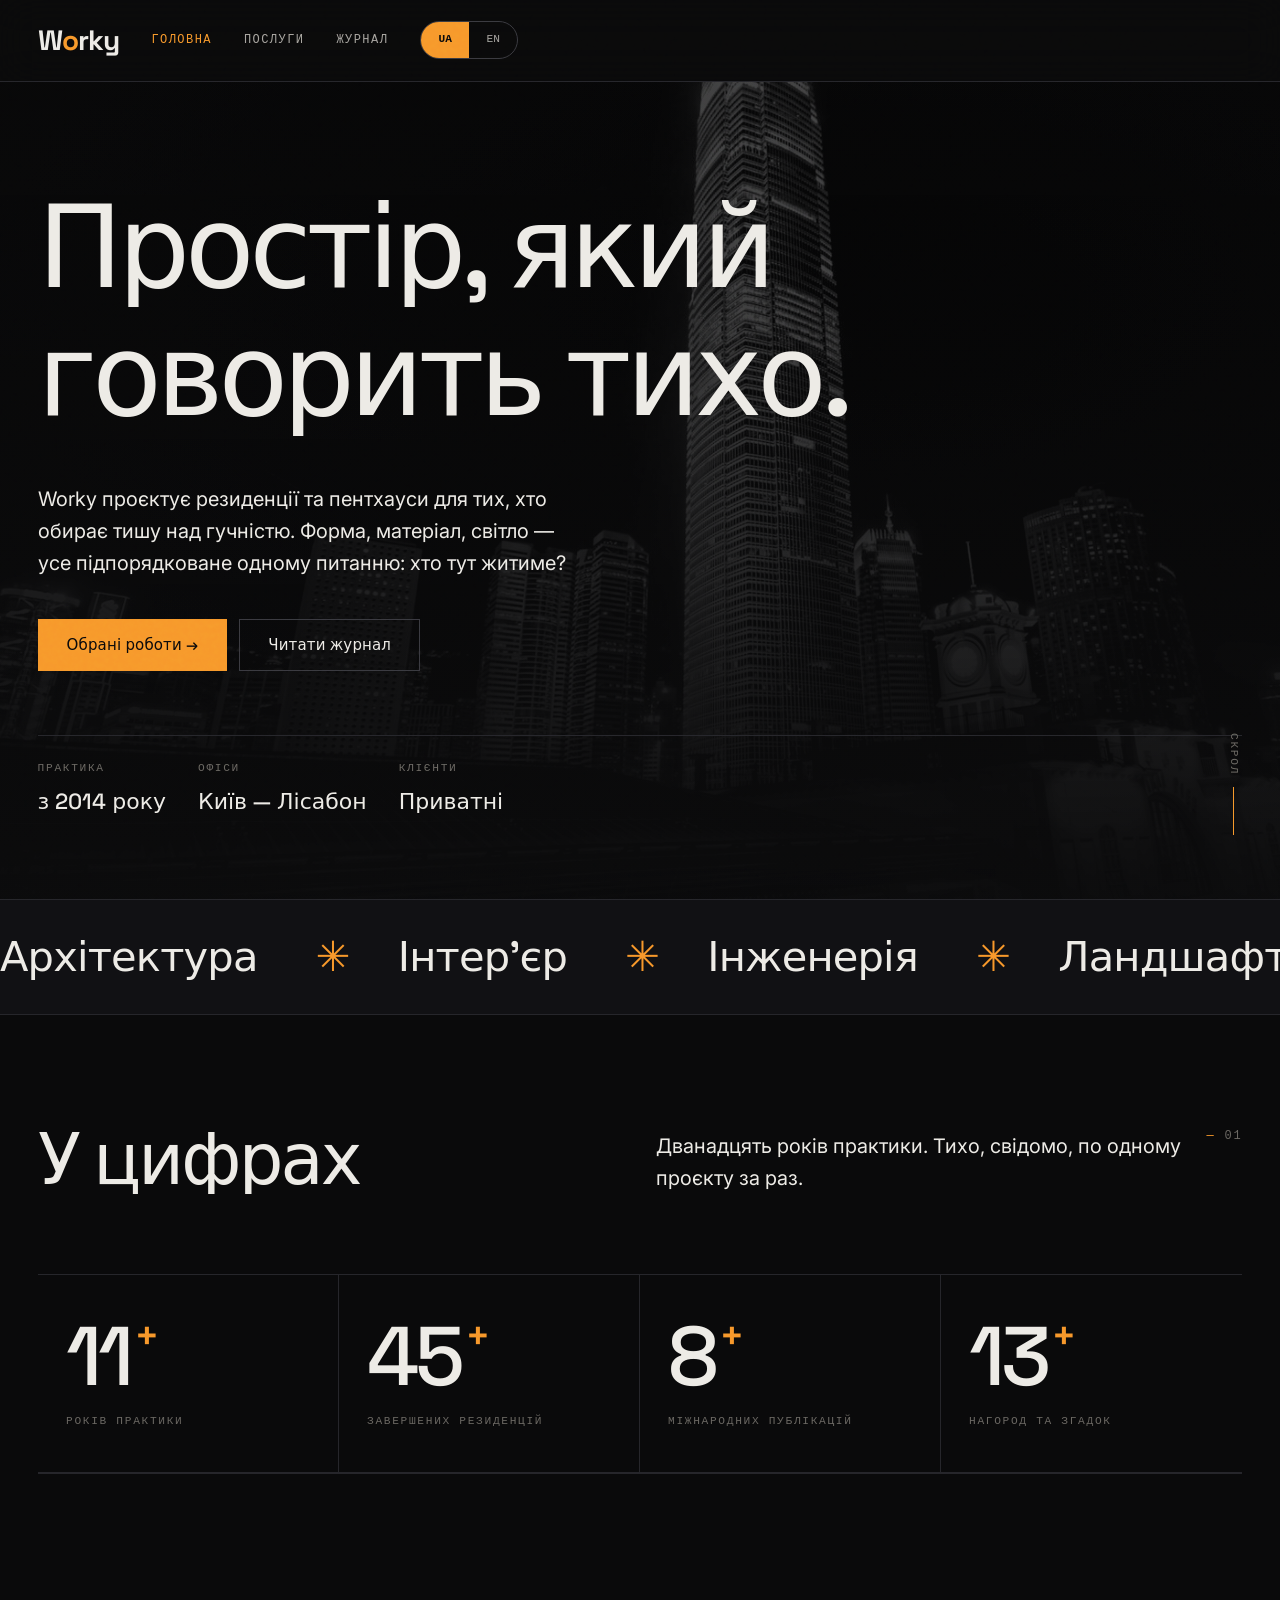
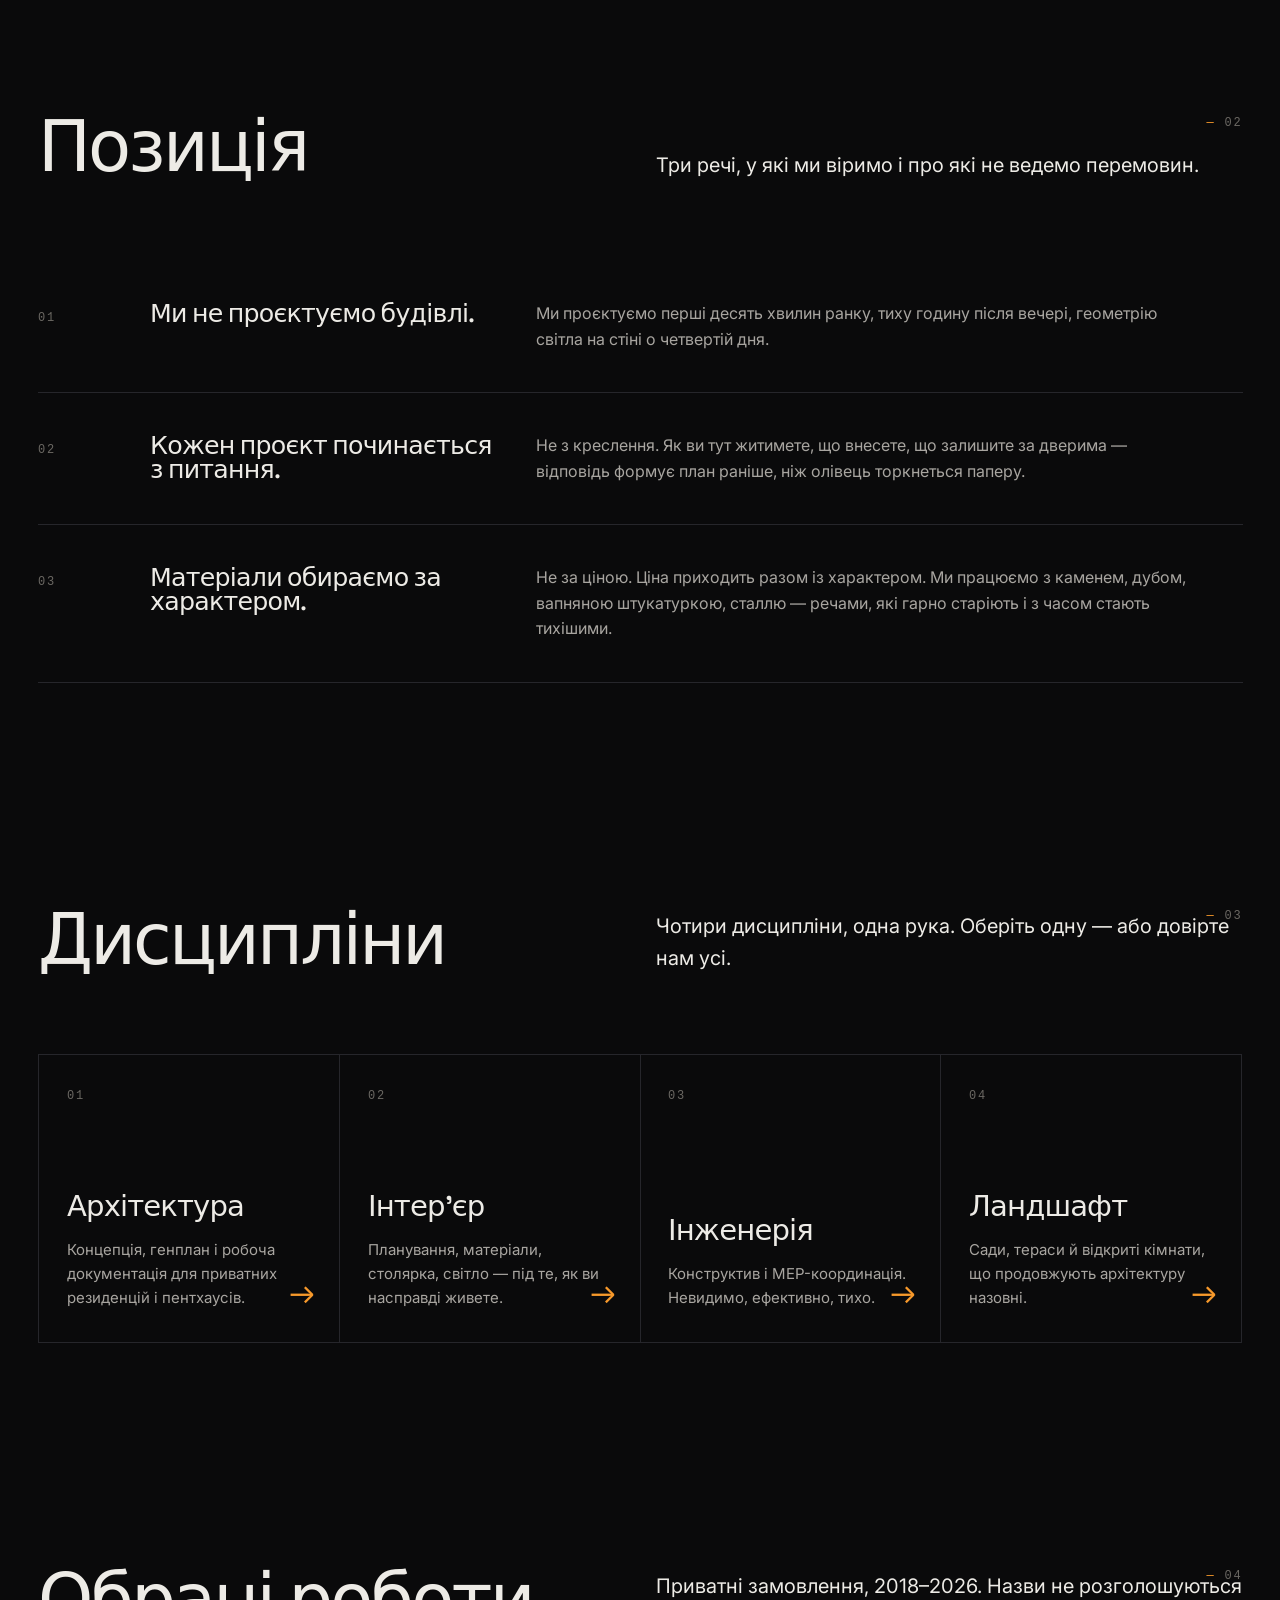
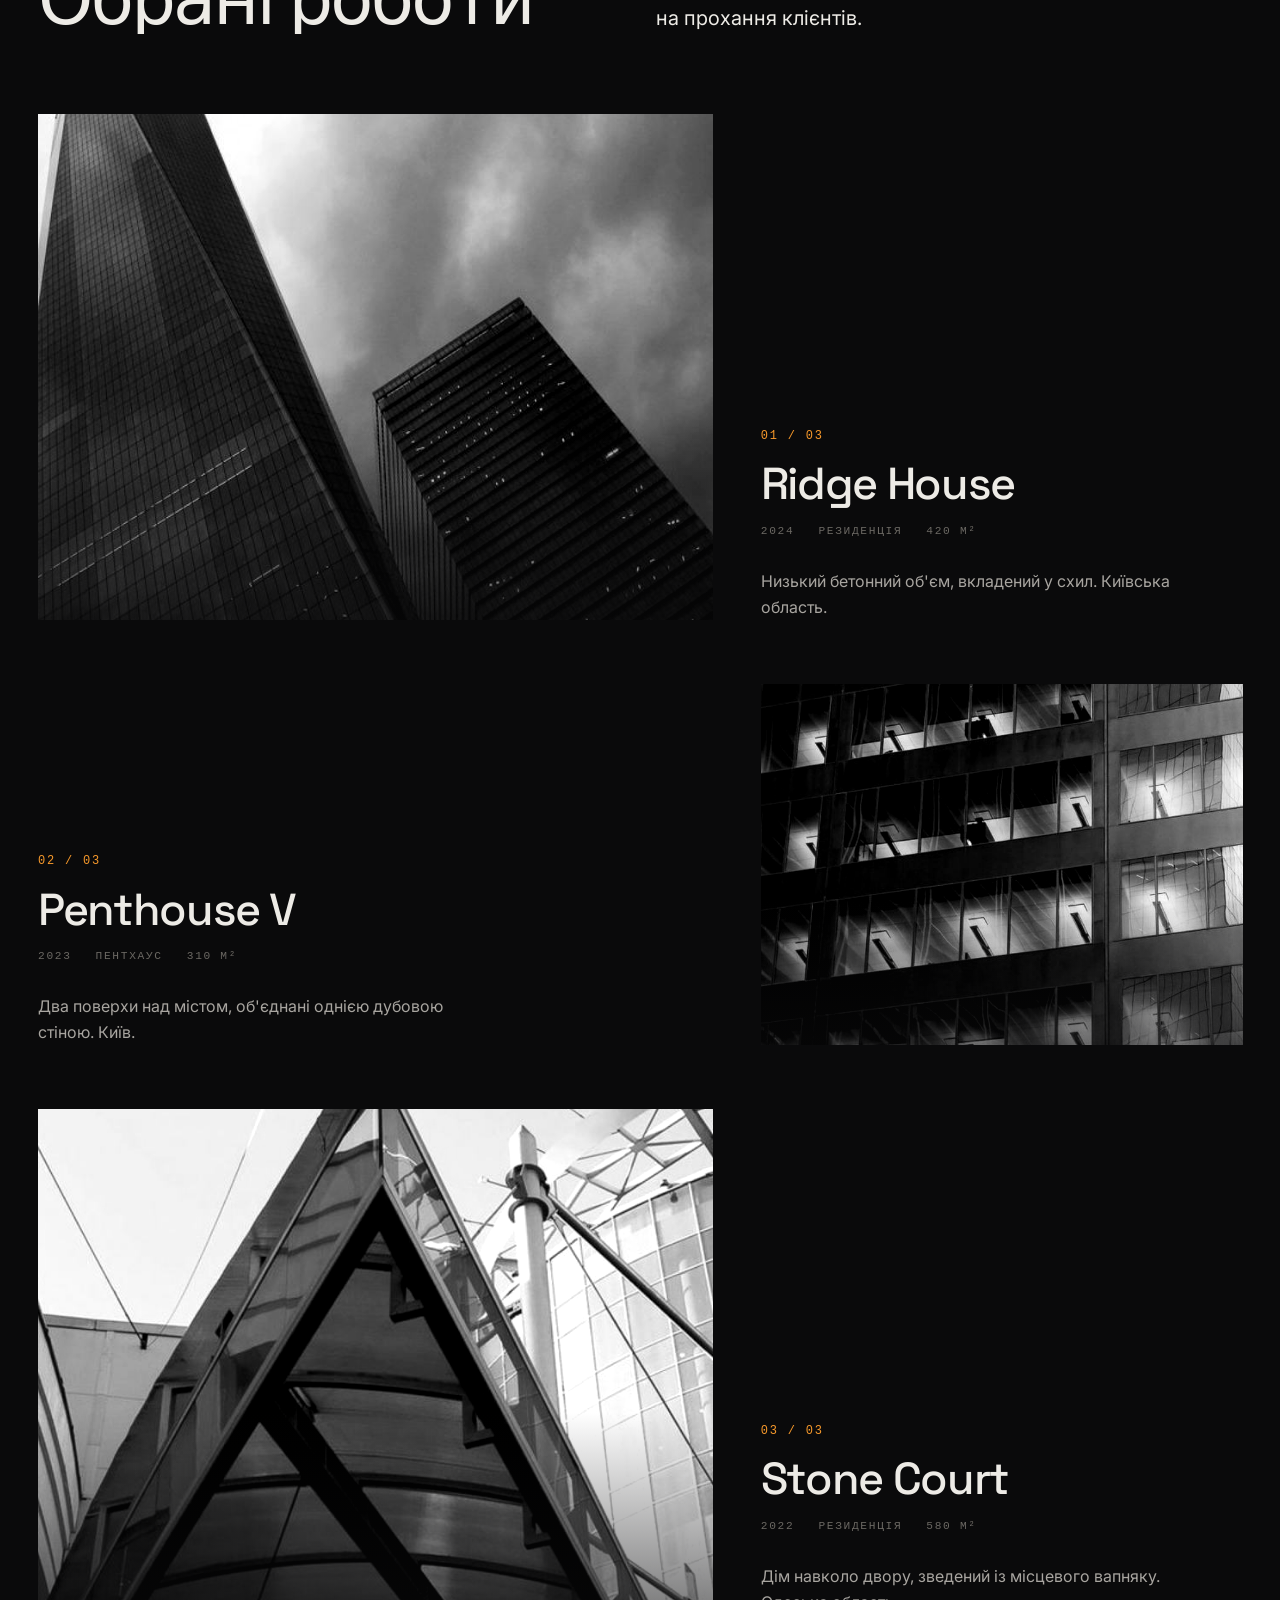
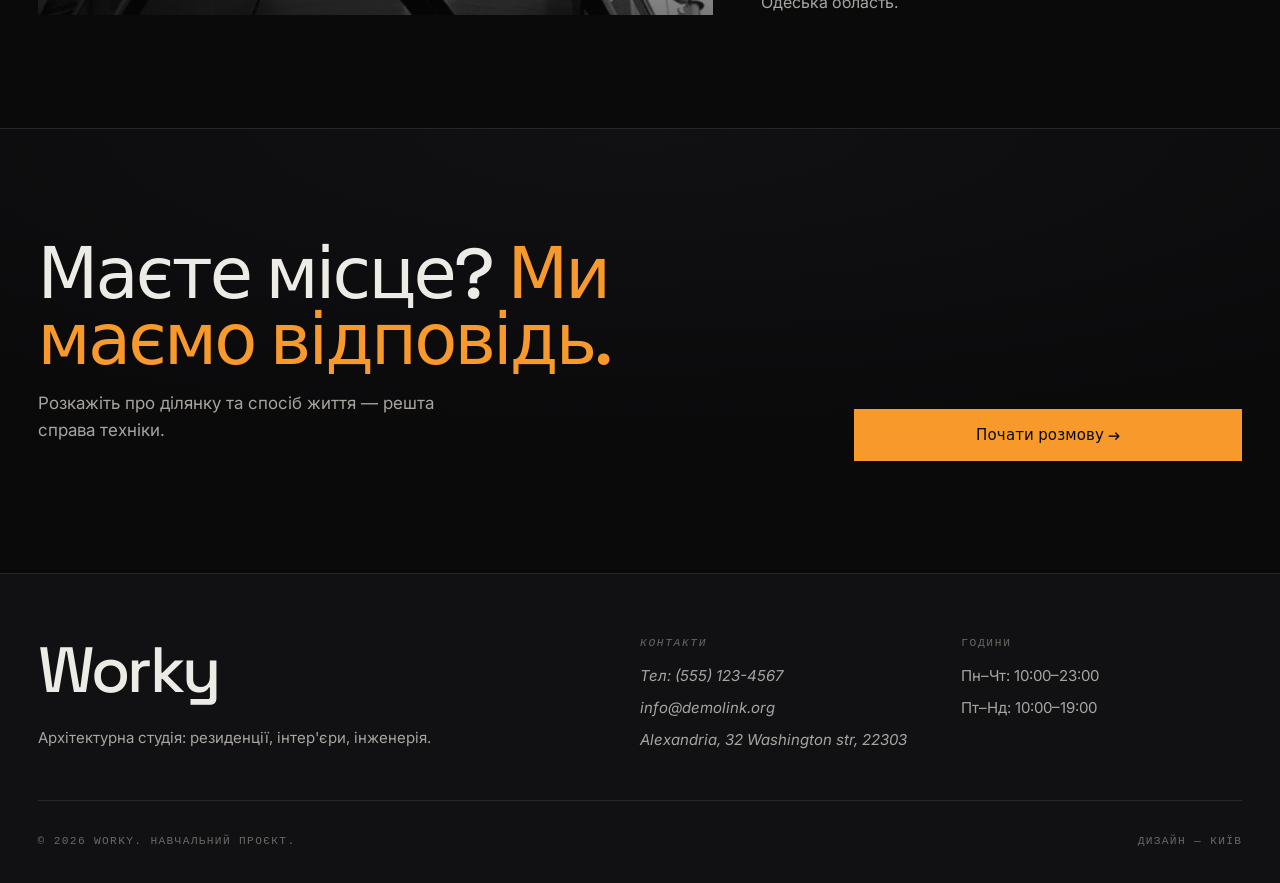
<file: index.html>
<!DOCTYPE html>
<html lang="uk">
<head>
  <meta charset="UTF-8">
  <meta name="viewport" content="width=device-width, initial-scale=1">
  <title data-i18n="home.title">Worky — архітектура для обраних</title>
  <meta name="description" content="Worky — архітектурна студія. Резиденції, пентхауси, інтер'єри.">
  <link rel="icon" href="data:image/svg+xml,%3Csvg xmlns='http://www.w3.org/2000/svg' viewBox='0 0 8 8'%3E%3Crect width='8' height='8' fill='%23F7992B'/%3E%3C/svg%3E">
  <link rel="preconnect" href="https://fonts.googleapis.com">
  <link rel="preconnect" href="https://fonts.gstatic.com" crossorigin>
  <link href="https://fonts.googleapis.com/css2?family=Inter:wght@400;500;600&family=Space+Grotesk:wght@400;500;600;700&display=swap" rel="stylesheet">
  <link rel="stylesheet" href="css/styles.css">
</head>
<body data-page="home">
  <a class="skip" href="#main" data-i18n="nav.skip">Перейти до змісту</a>

  <header class="site-header">
    <div class="wrap bar">
      <a class="logo" href="index.html"><span class="logo-text">W<span class="logo-accent">o</span>rky</span></a>

      <nav aria-label="Головне меню" data-i18n-label="nav.label">
        <details class="menu">
          <summary data-i18n="nav.menu">Меню</summary>
          <ul>
            <li><a href="index.html" data-page="home" aria-current="page" data-i18n="nav.home">Головна</a></li>
            <li><a href="services.html" data-page="services" data-i18n="nav.services">Послуги</a></li>
            <li><a href="blog.html" data-page="blog" data-i18n="nav.blog">Журнал</a></li>
          </ul>
        </details>
      </nav>

      <div class="lang" role="group" data-i18n-label="lang.group" aria-label="Мова сайту">
        <button type="button" data-lang="uk" lang="uk" aria-pressed="true" aria-label="Українська">UA</button>
        <button type="button" data-lang="en" lang="en" aria-pressed="false" aria-label="English">EN</button>
      </div>
    </div>
  </header>

  <main id="main">

    <section class="hero">
      <div class="hero-bg" aria-hidden="true">
        <img src="assets/images/hero-1600.jpg"
             srcset="assets/images/hero-960.jpg 960w, assets/images/hero-1600.jpg 1600w"
             sizes="100vw" width="1600" height="1073" alt="" fetchpriority="high">
      </div>

      <div class="wrap">
        <h1>
          <span class="word"><span data-i18n="home.hero.line1">Простір, який</span></span>
          <span class="word"><span data-i18n="home.hero.line2">говорить</span></span>
          <span class="word"><span data-i18n="home.hero.line3">тихо.</span></span>
        </h1>

        <p class="lead" data-i18n="home.lead">Worky проєктує резиденції та пентхауси для тих, хто обирає тишу над гучністю. Форма, матеріал, світло — усе підпорядковане одному питанню: хто тут житиме?</p>

        <div class="btns">
          <a class="btn glow" href="services.html" data-i18n="home.cta1">Обрані роботи <span class="btn-arrow">→</span></a>
          <a class="btn ghost" href="blog.html" data-i18n="home.cta2">Читати журнал</a>
        </div>

        <dl class="hero-meta">
          <div>
            <dt data-i18n="home.meta.est">Практика</dt>
            <dd data-i18n="home.meta.est.v">з 2014 року</dd>
          </div>
          <div>
            <dt data-i18n="home.meta.base">Офіси</dt>
            <dd data-i18n="home.meta.base.v">Київ — Лісабон</dd>
          </div>
          <div>
            <dt data-i18n="home.meta.clients">Клієнти</dt>
            <dd data-i18n="home.meta.clients.v">Приватні</dd>
          </div>
        </dl>
      </div>

      <div class="hero-scroll" aria-hidden="true" data-i18n="home.scroll">Скрол</div>
    </section>

    <div class="marquee" aria-hidden="true">
      <div class="marquee-track">
        <span class="marquee-item" data-i18n="marquee.1">Архітектура</span>
        <span class="marquee-item" data-i18n="marquee.2">Інтер'єр</span>
        <span class="marquee-item" data-i18n="marquee.3">Інженерія</span>
        <span class="marquee-item" data-i18n="marquee.4">Ландшафт</span>
        <span class="marquee-item" data-i18n="marquee.5">Приватні замовлення</span>
        <span class="marquee-item" data-i18n="marquee.1">Архітектура</span>
        <span class="marquee-item" data-i18n="marquee.2">Інтер'єр</span>
        <span class="marquee-item" data-i18n="marquee.3">Інженерія</span>
        <span class="marquee-item" data-i18n="marquee.4">Ландшафт</span>
        <span class="marquee-item" data-i18n="marquee.5">Приватні замовлення</span>
      </div>
    </div>

    <section class="section" aria-labelledby="stats-title">
      <span class="section-num">01</span>
      <div class="wrap">
        <div class="section-head">
          <h2 id="stats-title" data-i18n="stats.title">У цифрах</h2>
          <p class="lead" data-i18n="stats.lead">Дванадцять років практики. Тихо, свідомо, по одному проєкту за раз.</p>
        </div>
        <dl class="stats">
          <div class="stat reveal">
            <span class="stat-num" data-count="12">0</span>
            <span class="stat-label" data-i18n="stats.1">Років практики</span>
          </div>
          <div class="stat reveal">
            <span class="stat-num" data-count="48">0</span>
            <span class="stat-label" data-i18n="stats.2">Завершених резиденцій</span>
          </div>
          <div class="stat reveal">
            <span class="stat-num" data-count="9">0</span>
            <span class="stat-label" data-i18n="stats.3">Міжнародних публікацій</span>
          </div>
          <div class="stat reveal">
            <span class="stat-num" data-count="14">0</span>
            <span class="stat-label" data-i18n="stats.4">Нагород та згадок</span>
          </div>
        </dl>
      </div>
    </section>

    <section class="section" aria-labelledby="mani-title">
      <span class="section-num">02</span>
      <div class="wrap">
        <div class="section-head">
          <h2 id="mani-title" data-i18n="manifesto.title">Позиція</h2>
          <p class="lead" data-i18n="manifesto.lead">Три речі, у які ми віримо і про які не ведемо перемовин.</p>
        </div>
        <div class="manifesto">
          <article class="manifesto-item">
            <span class="manifesto-num">01</span>
            <h3 class="manifesto-title" data-i18n="manifesto.1.t">Ми не проєктуємо будівлі.</h3>
            <p class="manifesto-text" data-i18n="manifesto.1.p">Ми проєктуємо перші десять хвилин ранку, тиху годину після вечері, геометрію світла на стіні о четвертій дня.</p>
          </article>
          <article class="manifesto-item">
            <span class="manifesto-num">02</span>
            <h3 class="manifesto-title" data-i18n="manifesto.2.t">Кожен проєкт починається з питання.</h3>
            <p class="manifesto-text" data-i18n="manifesto.2.p">Не з креслення. Як ви тут житимете, що внесете, що залишите за дверима — відповідь формує план раніше, ніж олівець торкнеться паперу.</p>
          </article>
          <article class="manifesto-item">
            <span class="manifesto-num">03</span>
            <h3 class="manifesto-title" data-i18n="manifesto.3.t">Матеріали обираємо за характером.</h3>
            <p class="manifesto-text" data-i18n="manifesto.3.p">Не за ціною. Ціна приходить разом із характером. Ми працюємо з каменем, дубом, вапняною штукатуркою, сталлю — речами, які гарно старіють і з часом стають тихішими.</p>
          </article>
        </div>
      </div>
    </section>

    <section class="section" aria-labelledby="svc-title">
      <span class="section-num">03</span>
      <div class="wrap">
        <div class="section-head">
          <h2 id="svc-title" data-i18n="svc.list.title">Дисципліни</h2>
          <p class="lead" data-i18n="svc.list.lead">Чотири дисципліни, одна рука. Оберіть одну — або довірте нам усі.</p>
        </div>
        <div class="services-preview">
          <article class="service-card">
            <span class="service-card-num">01</span>
            <div>
              <h3 class="service-card-title" data-i18n="svc.c1.title">Архітектура</h3>
              <p class="service-card-desc" data-i18n="svc.c1.desc">Концепція, генплан і робоча документація для приватних резиденцій і пентхаусів.</p>
            </div>
            <span class="service-card-icon" aria-hidden="true">→</span>
          </article>
          <article class="service-card">
            <span class="service-card-num">02</span>
            <div>
              <h3 class="service-card-title" data-i18n="svc.c2.title">Інтер'єр</h3>
              <p class="service-card-desc" data-i18n="svc.c2.desc">Планування, матеріали, столярка, світло — під те, як ви насправді живете.</p>
            </div>
            <span class="service-card-icon" aria-hidden="true">→</span>
          </article>
          <article class="service-card">
            <span class="service-card-num">03</span>
            <div>
              <h3 class="service-card-title" data-i18n="svc.c3.title">Інженерія</h3>
              <p class="service-card-desc" data-i18n="svc.c3.desc">Конструктив і MEP-координація. Невидимо, ефективно, тихо.</p>
            </div>
            <span class="service-card-icon" aria-hidden="true">→</span>
          </article>
          <article class="service-card">
            <span class="service-card-num">04</span>
            <div>
              <h3 class="service-card-title" data-i18n="svc.c4.title">Ландшафт</h3>
              <p class="service-card-desc" data-i18n="svc.c4.desc">Сади, тераси й відкриті кімнати, що продовжують архітектуру назовні.</p>
            </div>
            <span class="service-card-icon" aria-hidden="true">→</span>
          </article>
        </div>
      </div>
    </section>

    <section class="section" aria-labelledby="proj-title">
      <span class="section-num">04</span>
      <div class="wrap">
        <div class="section-head">
          <h2 id="proj-title" data-i18n="proj.title">Обрані роботи</h2>
          <p class="lead" data-i18n="proj.lead">Приватні замовлення, 2018–2026. Назви не розголошуються на прохання клієнтів.</p>
        </div>
        <div class="projects">
          <article class="project">
            <div class="project-media"><img src="assets/images/project-1-800.jpg" width="800" height="821" loading="lazy" alt=""></div>
            <div class="project-info">
              <span class="project-idx">01 / 03</span>
              <h3 class="project-title" data-i18n="proj.1.title">Ridge House</h3>
              <div class="project-meta">
                <span>2024</span><span data-i18n="proj.type.res">Резиденція</span><span>420 м²</span>
              </div>
              <p class="project-desc" data-i18n="proj.1.desc">Низький бетонний об'єм, вкладений у схил. Київська область.</p>
            </div>
          </article>
          <article class="project">
            <div class="project-media"><img src="assets/images/project-3-800.jpg" width="800" height="821" loading="lazy" alt=""></div>
            <div class="project-info">
              <span class="project-idx">02 / 03</span>
              <h3 class="project-title" data-i18n="proj.2.title">Penthouse V</h3>
              <div class="project-meta">
                <span>2023</span><span data-i18n="proj.type.pen">Пентхаус</span><span>310 м²</span>
              </div>
              <p class="project-desc" data-i18n="proj.2.desc">Два поверхи над містом, об'єднані однією дубовою стіною. Київ.</p>
            </div>
          </article>
          <article class="project">
            <div class="project-media"><img src="assets/images/project-5-800.jpg" width="800" height="821" loading="lazy" alt=""></div>
            <div class="project-info">
              <span class="project-idx">03 / 03</span>
              <h3 class="project-title" data-i18n="proj.3.title">Stone Court</h3>
              <div class="project-meta">
                <span>2022</span><span data-i18n="proj.type.res">Резиденція</span><span>580 м²</span>
              </div>
              <p class="project-desc" data-i18n="proj.3.desc">Дім навколо двору, зведений із місцевого вапняку. Одеська область.</p>
            </div>
          </article>
        </div>
      </div>
    </section>

    <section class="cta" aria-labelledby="cta-title">
      <div class="wrap">
        <div>
          <h2 id="cta-title"><span data-i18n="cta.title">Маєте місце?</span> <em>Ми маємо відповідь.</em></h2>
          <p data-i18n="cta.p">Розкажіть про ділянку та спосіб життя — решта справа техніки.</p>
        </div>
        <a class="btn glow" href="mailto:info@demolink.org" data-i18n="cta.btn">Почати розмову <span class="btn-arrow">→</span></a>
      </div>
    </section>
  </main>

  <footer class="site-footer">
    <div class="wrap">
      <div>
        <p class="wordmark">Worky</p>
        <p data-i18n="foot.about">Архітектурна студія: резиденції, інтер'єри, інженерія.</p>
      </div>
      <address>
        <h3 data-i18n="foot.contacts">Контакти</h3>
        <p><span data-i18n="foot.phone">Тел</span>: <a href="tel:+15551234567">(555) 123-4567</a></p>
        <p><a href="mailto:info@demolink.org">info@demolink.org</a></p>
        <p data-i18n="foot.addr">Alexandria, 32 Washington str, 22303</p>
      </address>
      <div>
        <h3 data-i18n="foot.hours">Години</h3>
        <p data-i18n="foot.h1">Пн–Чт: 10:00–23:00</p>
        <p data-i18n="foot.h2">Пт–Нд: 10:00–19:00</p>
      </div>
      <div class="footer-bottom">
        <span data-i18n="foot.demo">© 2026 Worky. Навчальний проєкт.</span>
        <span data-i18n="foot.made">Дизайн — Київ</span>
      </div>
    </div>
  </footer>

  <script src="js/translations.js"></script>
  <script src="js/main.js"></script>
</body>
</html>
</file>
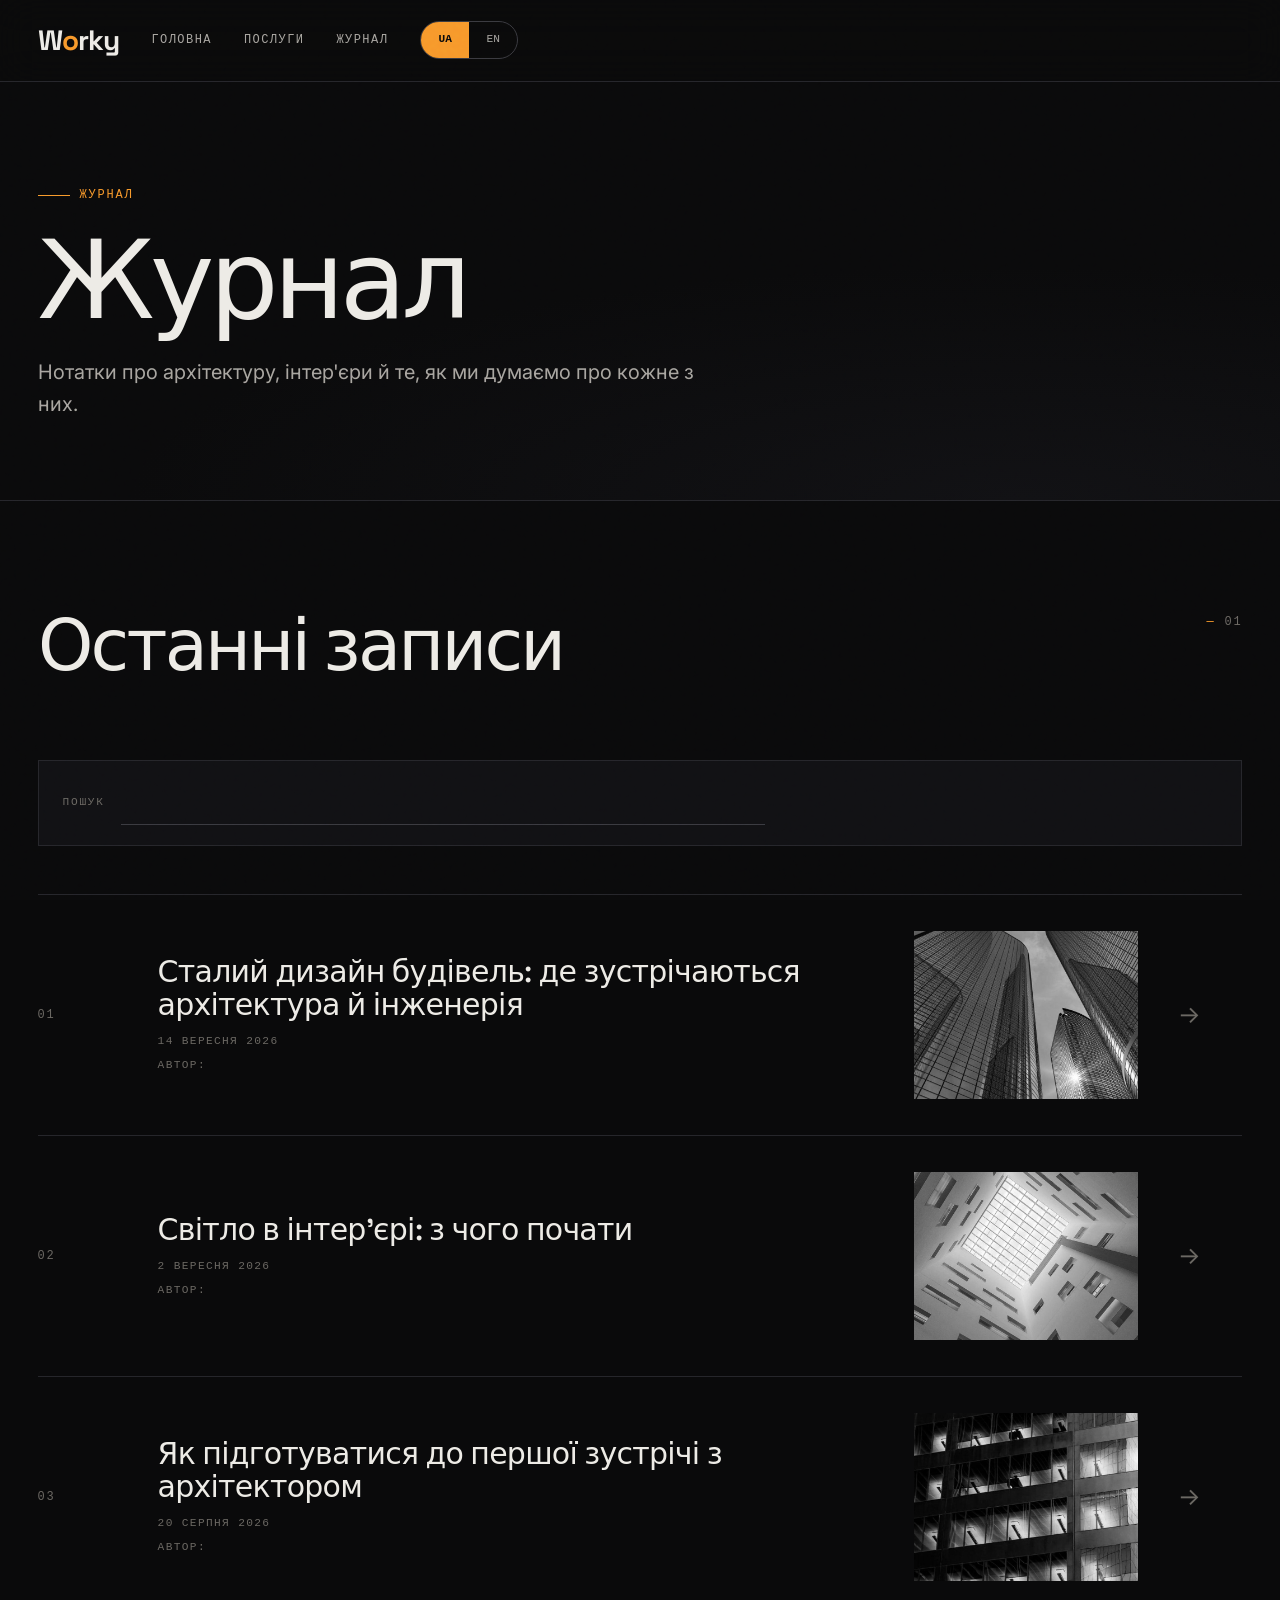
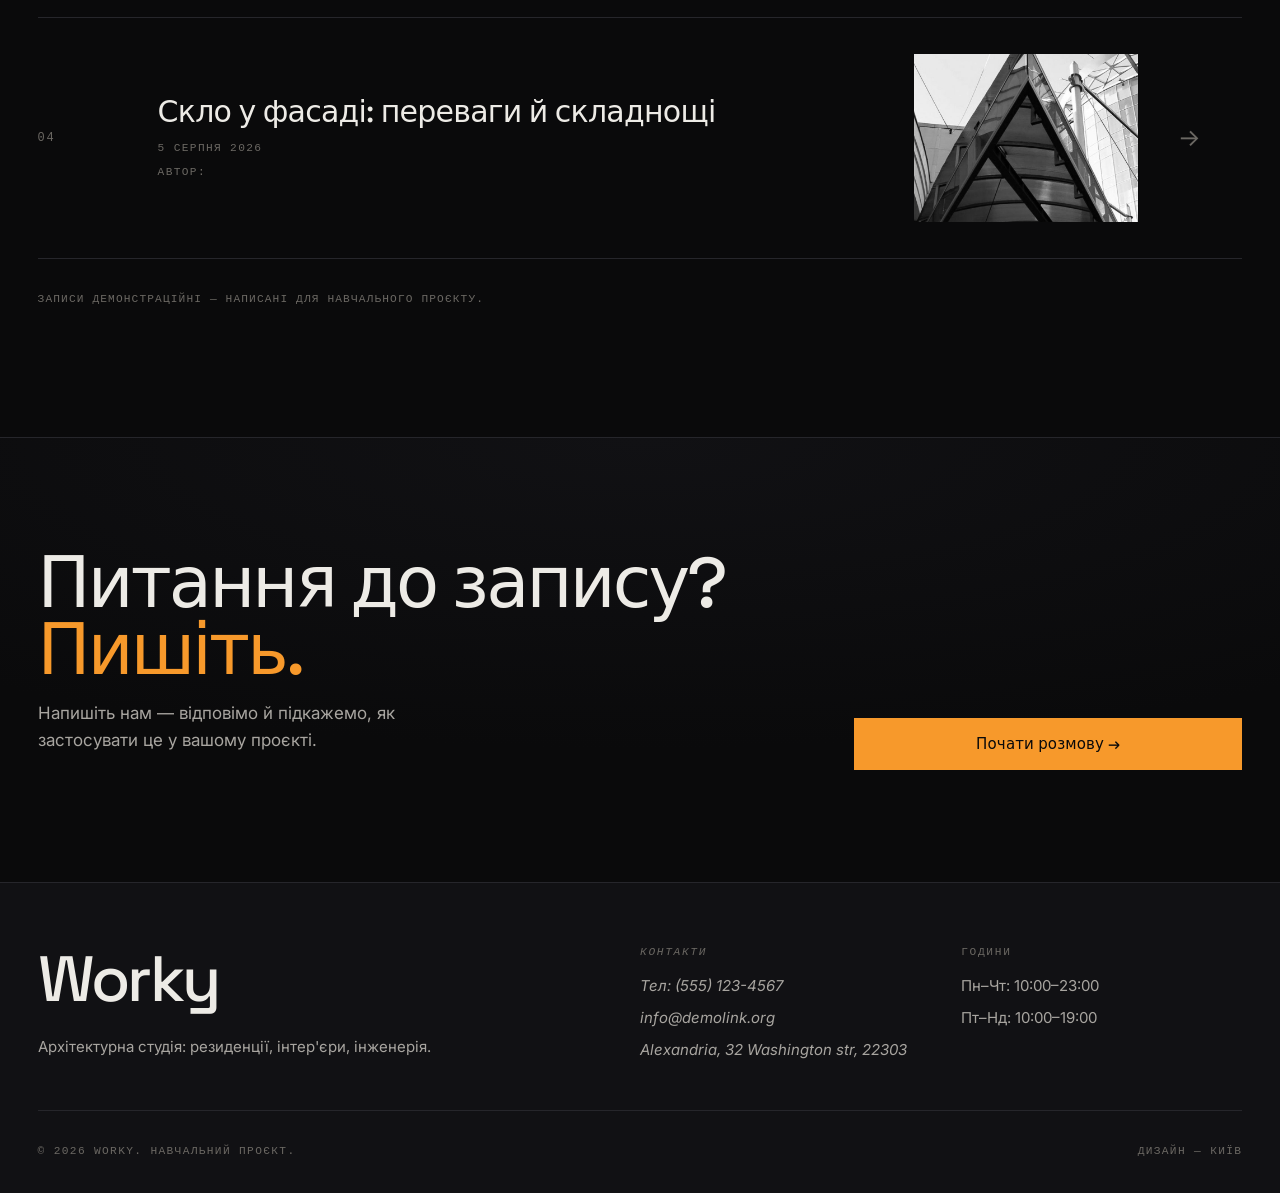
<file: blog.html>
<!DOCTYPE html>
<html lang="uk">
<head>
  <meta charset="UTF-8">
  <meta name="viewport" content="width=device-width, initial-scale=1">
  <title data-i18n="blog.title">Журнал — Worky</title>
  <meta name="description" content="Журнал Worky: нотатки про архітектуру та інтер'єри.">
  <link rel="icon" href="data:image/svg+xml,%3Csvg xmlns='http://www.w3.org/2000/svg' viewBox='0 0 8 8'%3E%3Crect width='8' height='8' fill='%23F7992B'/%3E%3C/svg%3E">
  <link rel="preconnect" href="https://fonts.googleapis.com">
  <link rel="preconnect" href="https://fonts.gstatic.com" crossorigin>
  <link href="https://fonts.googleapis.com/css2?family=Inter:wght@400;500;600&family=Space+Grotesk:wght@400;500;600;700&display=swap" rel="stylesheet">
  <link rel="stylesheet" href="css/styles.css">
</head>
<body data-page="blog">
  <a class="skip" href="#main" data-i18n="nav.skip">Перейти до змісту</a>

  <header class="site-header">
    <div class="wrap bar">
      <a class="logo" href="index.html"><span class="logo-text">W<span class="logo-accent">o</span>rky</span></a>
      <nav aria-label="Головне меню" data-i18n-label="nav.label">
        <details class="menu">
          <summary data-i18n="nav.menu">Меню</summary>
          <ul>
            <li><a href="index.html" data-page="home" data-i18n="nav.home">Головна</a></li>
            <li><a href="services.html" data-page="services" data-i18n="nav.services">Послуги</a></li>
            <li><a href="blog.html" data-page="blog" data-i18n="nav.blog">Журнал</a></li>
          </ul>
        </details>
      </nav>
      <div class="lang" role="group" data-i18n-label="lang.group" aria-label="Мова сайту">
        <button type="button" data-lang="uk" lang="uk" aria-pressed="true" aria-label="Українська">UA</button>
        <button type="button" data-lang="en" lang="en" aria-pressed="false" aria-label="English">EN</button>
      </div>
    </div>
  </header>

  <main id="main">
    <section class="page-head">
      <div class="wrap">
        <span class="eyebrow" data-i18n="nav.blog">Журнал</span>
        <h1 data-i18n="blog.h1">Журнал</h1>
        <p class="lead" data-i18n="blog.lead">Нотатки про архітектуру, інтер'єри й те, як ми думаємо про кожне з них.</p>
      </div>
    </section>

    <section class="section" aria-labelledby="posts-title">
      <span class="section-num">01</span>
      <div class="wrap">
        <div class="section-head">
          <h2 id="posts-title" data-i18n="blog.list">Останні записи</h2>
        </div>

        <div class="search" data-search hidden>
          <label for="q" data-i18n="blog.search">Пошук</label>
          <input id="q" type="search" autocomplete="off">
          <p role="status"></p>
        </div>

        <div class="posts">
          <a class="post-row" href="post.html?id=1" data-post>
            <span class="post-num">01</span>
            <div>
              <h3 class="post-title" data-i18n="blog.p1.h">Сталий дизайн будівель: де зустрічаються архітектура й інженерія</h3>
              <div class="post-meta" style="margin-top:.75rem">
                <span><time datetime="2026-09-14" data-i18n="blog.p1.d">14 вересня 2026</time></span>
                <span data-i18n="blog.by">Автор:</span>
              </div>
            </div>
            <div class="post-thumb"><img src="assets/images/project-2-800.jpg" width="800" height="821" loading="lazy" alt=""></div>
            <span class="post-arrow" aria-hidden="true">→</span>
          </a>

          <a class="post-row" href="post.html?id=2" data-post>
            <span class="post-num">02</span>
            <div>
              <h3 class="post-title" data-i18n="blog.p2.h">Світло в інтер'єрі: з чого почати</h3>
              <div class="post-meta" style="margin-top:.75rem">
                <span><time datetime="2026-09-02" data-i18n="blog.p2.d">2 вересня 2026</time></span>
                <span data-i18n="blog.by">Автор:</span>
              </div>
            </div>
            <div class="post-thumb"><img src="assets/images/project-4-800.jpg" width="800" height="821" loading="lazy" alt=""></div>
            <span class="post-arrow" aria-hidden="true">→</span>
          </a>

          <a class="post-row" href="post.html?id=3" data-post>
            <span class="post-num">03</span>
            <div>
              <h3 class="post-title" data-i18n="blog.p3.h">Як підготуватися до першої зустрічі з архітектором</h3>
              <div class="post-meta" style="margin-top:.75rem">
                <span><time datetime="2026-08-20" data-i18n="blog.p3.d">20 серпня 2026</time></span>
                <span data-i18n="blog.by">Автор:</span>
              </div>
            </div>
            <div class="post-thumb"><img src="assets/images/project-3-800.jpg" width="800" height="821" loading="lazy" alt=""></div>
            <span class="post-arrow" aria-hidden="true">→</span>
          </a>

          <a class="post-row" href="post.html?id=4" data-post>
            <span class="post-num">04</span>
            <div>
              <h3 class="post-title" data-i18n="blog.p4.h">Скло у фасаді: переваги й складнощі</h3>
              <div class="post-meta" style="margin-top:.75rem">
                <span><time datetime="2026-08-05" data-i18n="blog.p4.d">5 серпня 2026</time></span>
                <span data-i18n="blog.by">Автор:</span>
              </div>
            </div>
            <div class="post-thumb"><img src="assets/images/project-5-800.jpg" width="800" height="821" loading="lazy" alt=""></div>
            <span class="post-arrow" aria-hidden="true">→</span>
          </a>
        </div>

        <p class="note" data-i18n="blog.note">Записи демонстраційні — написані для навчального проєкту.</p>
      </div>
    </section>

    <section class="cta" aria-labelledby="cta-title">
      <div class="wrap">
        <div>
          <h2 id="cta-title"><span data-i18n="blog.c.title">Питання до запису?</span> <em>Пишіть.</em></h2>
          <p data-i18n="blog.c.p">Напишіть нам — відповімо й підкажемо, як застосувати це у вашому проєкті.</p>
        </div>
        <a class="btn glow" href="mailto:info@demolink.org" data-i18n="cta.btn">Почати розмову <span class="btn-arrow">→</span></a>
      </div>
    </section>
  </main>

  <footer class="site-footer">
    <div class="wrap">
      <div>
        <p class="wordmark">Worky</p>
        <p data-i18n="foot.about">Архітектурна студія: резиденції, інтер'єри, інженерія.</p>
      </div>
      <address>
        <h3 data-i18n="foot.contacts">Контакти</h3>
        <p><span data-i18n="foot.phone">Тел</span>: <a href="tel:+15551234567">(555) 123-4567</a></p>
        <p><a href="mailto:info@demolink.org">info@demolink.org</a></p>
        <p data-i18n="foot.addr">Alexandria, 32 Washington str, 22303</p>
      </address>
      <div>
        <h3 data-i18n="foot.hours">Години</h3>
        <p data-i18n="foot.h1">Пн–Чт: 10:00–23:00</p>
        <p data-i18n="foot.h2">Пт–Нд: 10:00–19:00</p>
      </div>
      <div class="footer-bottom">
        <span data-i18n="foot.demo">© 2026 Worky. Навчальний проєкт.</span>
        <span data-i18n="foot.made">Дизайн — Київ</span>
      </div>
    </div>
  </footer>

  <script src="js/translations.js"></script>
  <script src="js/main.js"></script>
</body>
</html>
</file>
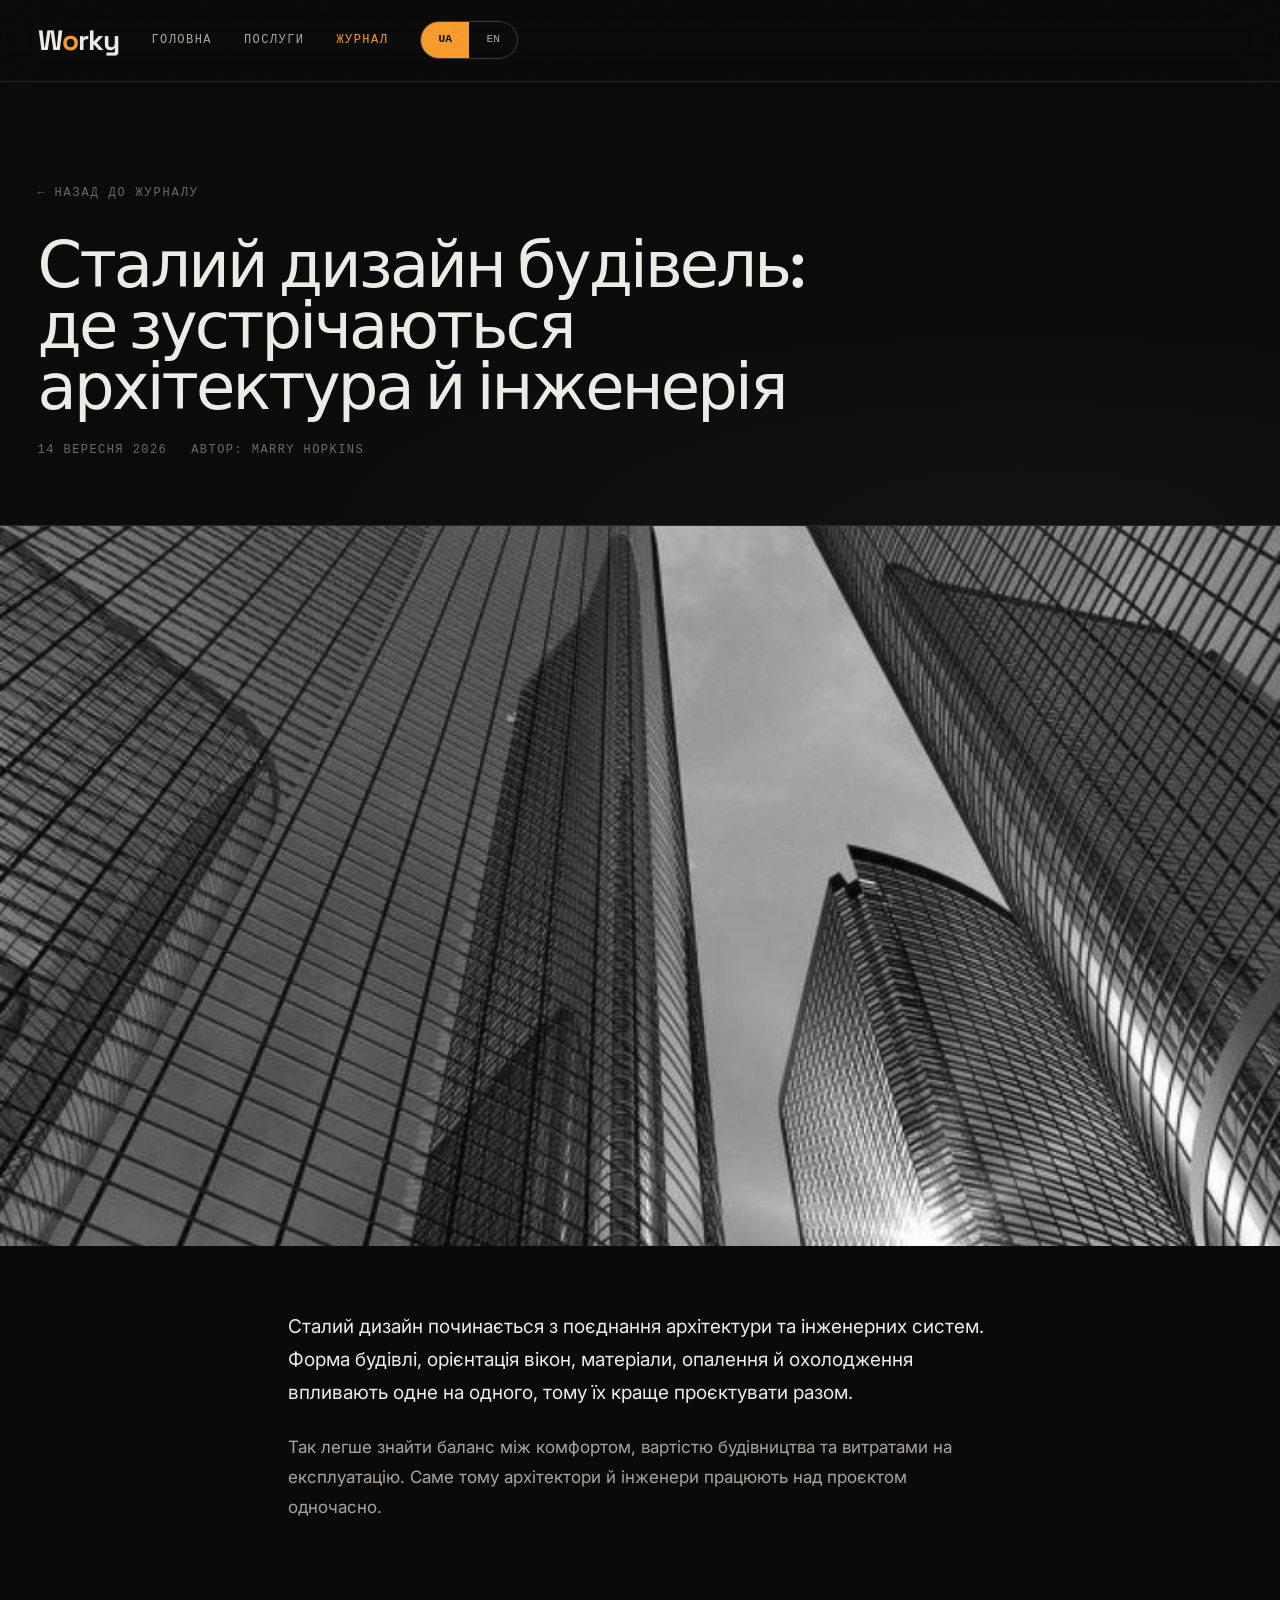
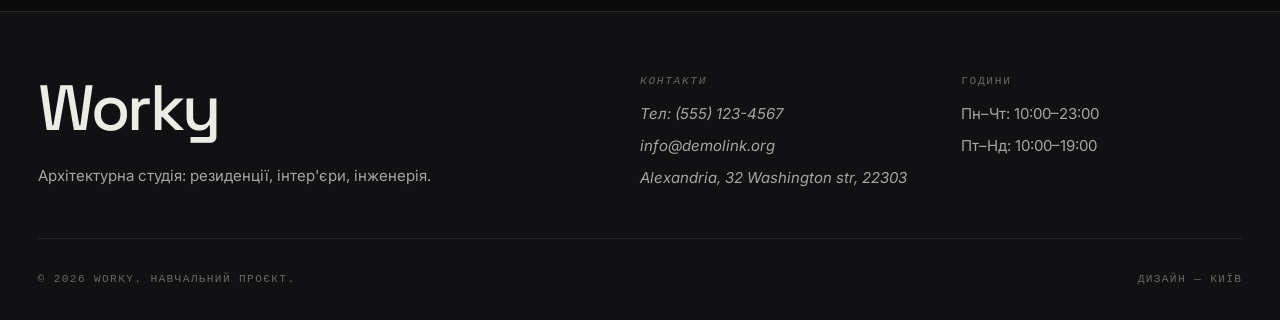
<file: post.html>
<!DOCTYPE html>
<html lang="uk">
<head>
  <meta charset="UTF-8">
  <meta name="viewport" content="width=device-width, initial-scale=1">
  <title>Журнал — Worky</title>
  <meta name="description" content="Стаття з журналу Worky.">
  <link rel="icon" href="data:image/svg+xml,%3Csvg xmlns='http://www.w3.org/2000/svg' viewBox='0 0 8 8'%3E%3Crect width='8' height='8' fill='%23F7992B'/%3E%3C/svg%3E">
  <link rel="preconnect" href="https://fonts.googleapis.com">
  <link rel="preconnect" href="https://fonts.gstatic.com" crossorigin>
  <link href="https://fonts.googleapis.com/css2?family=Inter:wght@400;500;600&family=Space+Grotesk:wght@400;500;600;700&display=swap" rel="stylesheet">
  <link rel="stylesheet" href="css/styles.css">
</head>
<body data-page="blog">
  <a class="skip" href="#main" data-i18n="nav.skip">Перейти до змісту</a>

  <header class="site-header">
    <div class="wrap bar">
      <a class="logo" href="index.html"><span class="logo-text">W<span class="logo-accent">o</span>rky</span></a>
      <nav aria-label="Головне меню" data-i18n-label="nav.label">
        <details class="menu">
          <summary data-i18n="nav.menu">Меню</summary>
          <ul>
            <li><a href="index.html" data-page="home" data-i18n="nav.home">Головна</a></li>
            <li><a href="services.html" data-page="services" data-i18n="nav.services">Послуги</a></li>
            <li><a href="blog.html" data-page="blog" aria-current="page" data-i18n="nav.blog">Журнал</a></li>
          </ul>
        </details>
      </nav>
      <div class="lang" role="group" data-i18n-label="lang.group" aria-label="Мова сайту">
        <button type="button" data-lang="uk" lang="uk" aria-pressed="true" aria-label="Українська">UA</button>
        <button type="button" data-lang="en" lang="en" aria-pressed="false" aria-label="English">EN</button>
      </div>
    </div>
  </header>

  <main id="main">
    <article class="post-hero">
      <div class="wrap">
        <a class="post-back" href="blog.html" data-i18n="post.back">Назад до журналу</a>
        <h1 data-post-title>Завантаження…</h1>
        <div class="post-meta">
          <span data-post-date></span>
          <span><span data-i18n="blog.by">Автор:</span> <span data-post-author></span></span>
        </div>
      </div>
    </article>

    <div class="post-cover">
      <img data-post-image src="assets/images/project-2-800.jpg" width="800" height="821" alt="">
    </div>

    <div class="wrap">
      <div class="post-body" data-post-body>
        <p>Завантаження статті…</p>
      </div>
    </div>
  </main>

  <footer class="site-footer">
    <div class="wrap">
      <div>
        <p class="wordmark">Worky</p>
        <p data-i18n="foot.about">Архітектурна студія: резиденції, інтер'єри, інженерія.</p>
      </div>
      <address>
        <h3 data-i18n="foot.contacts">Контакти</h3>
        <p><span data-i18n="foot.phone">Тел</span>: <a href="tel:+15551234567">(555) 123-4567</a></p>
        <p><a href="mailto:info@demolink.org">info@demolink.org</a></p>
        <p data-i18n="foot.addr">Alexandria, 32 Washington str, 22303</p>
      </address>
      <div>
        <h3 data-i18n="foot.hours">Години</h3>
        <p data-i18n="foot.h1">Пн–Чт: 10:00–23:00</p>
        <p data-i18n="foot.h2">Пт–Нд: 10:00–19:00</p>
      </div>
      <div class="footer-bottom">
        <span data-i18n="foot.demo">© 2026 Worky. Навчальний проєкт.</span>
        <span data-i18n="foot.made">Дизайн — Київ</span>
      </div>
    </div>
  </footer>

  <script src="js/posts-data.js"></script>
  <script src="js/translations.js"></script>
  <script src="js/main.js"></script>
</body>
</html>
</file>
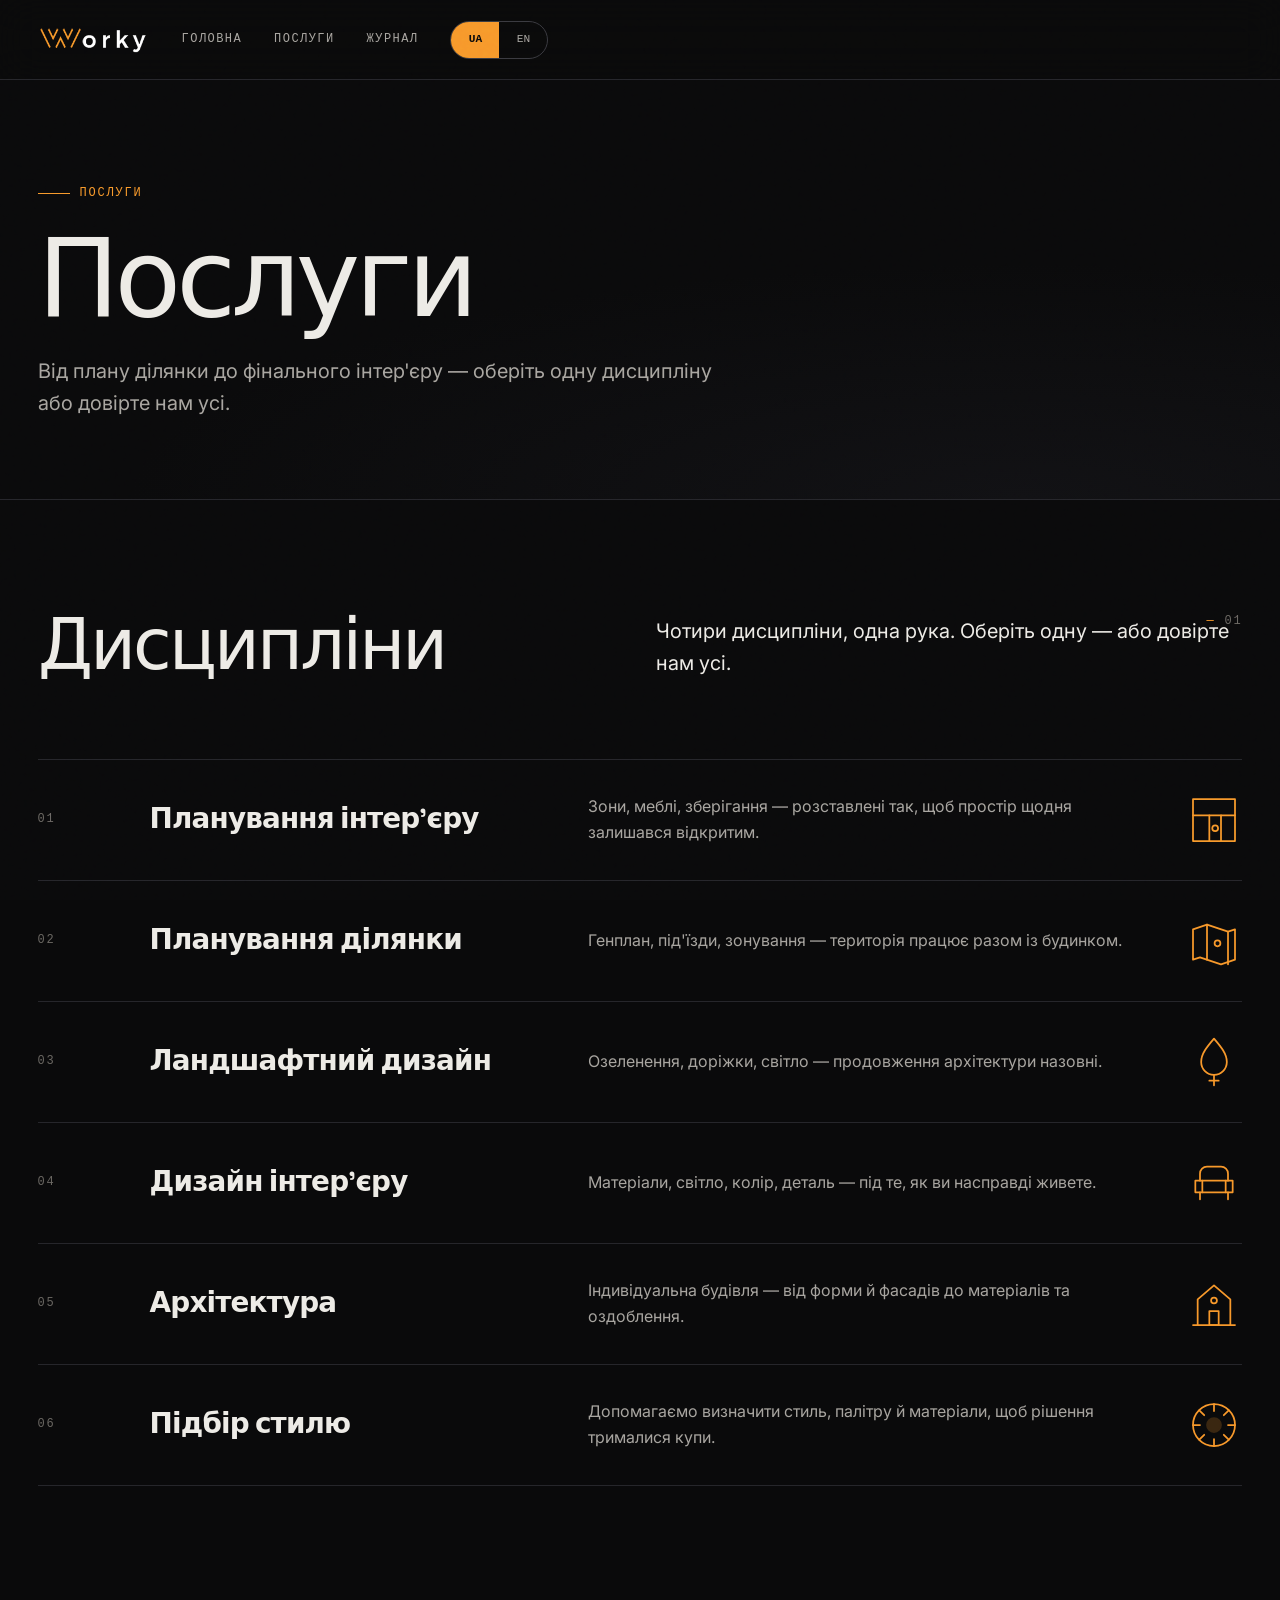
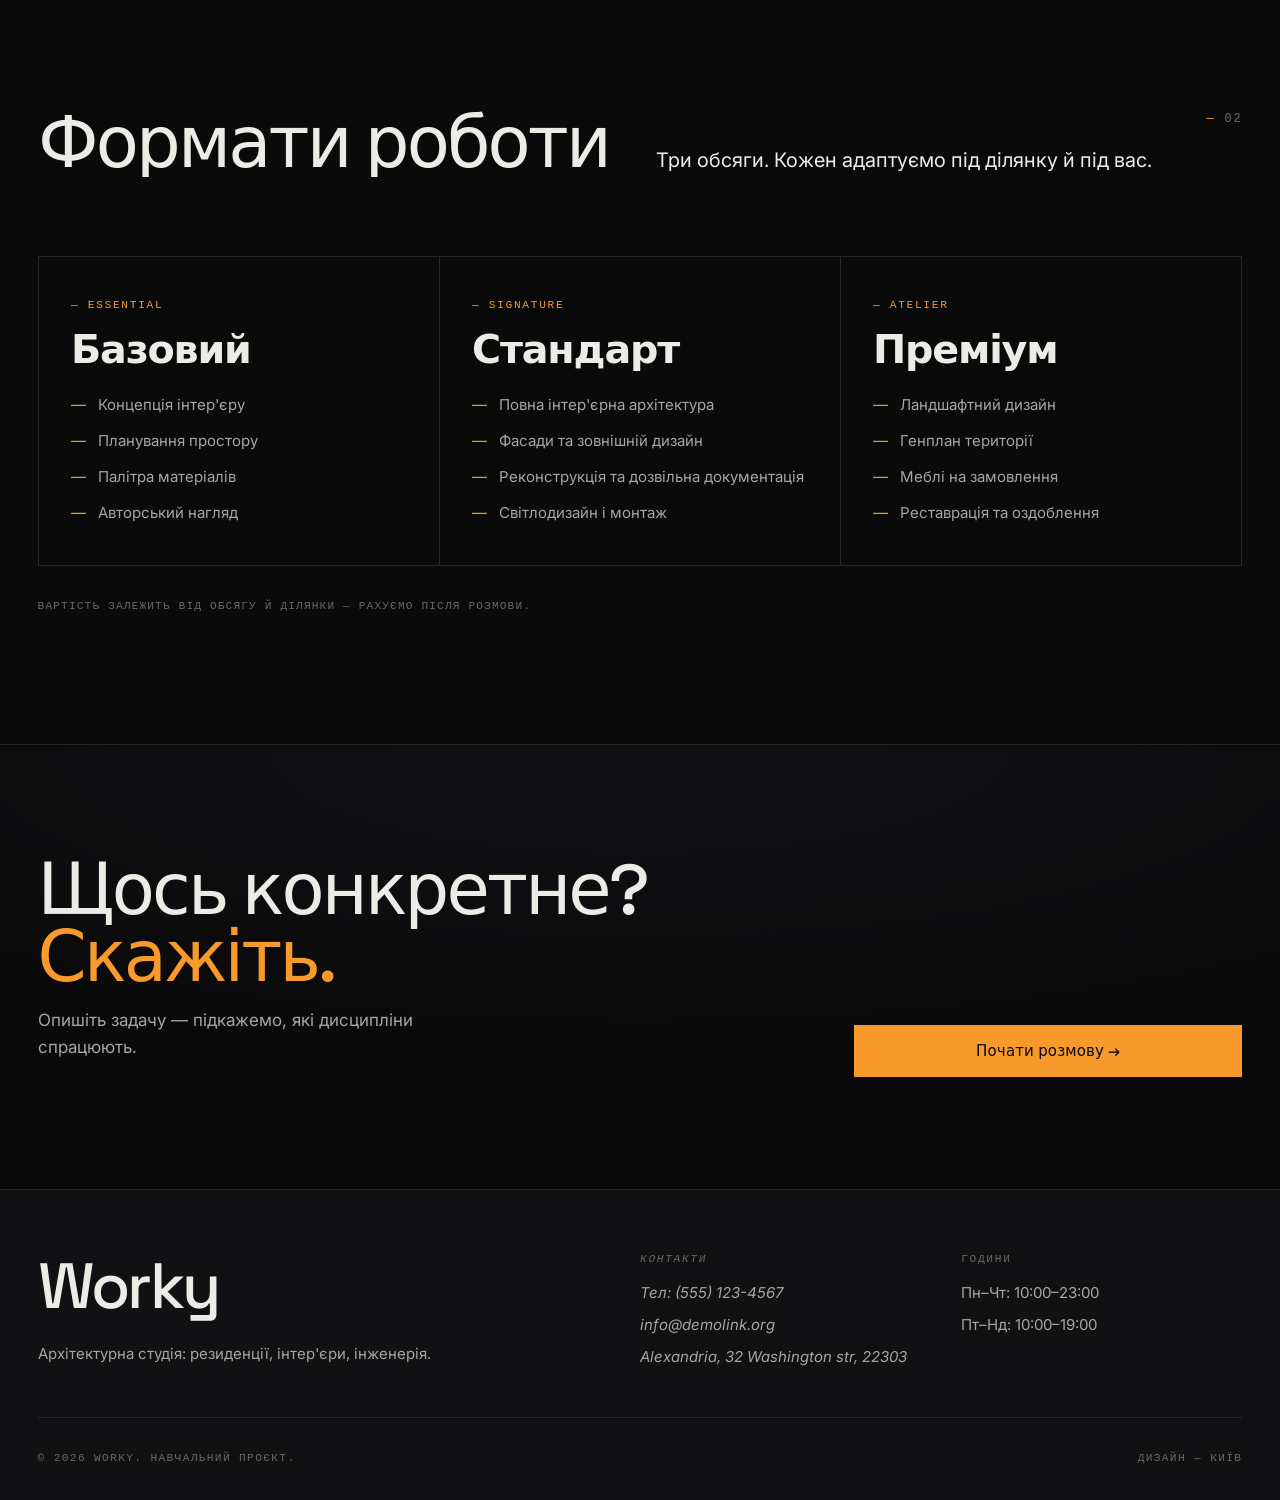
<file: services.html>
<!DOCTYPE html>
<html lang="uk">
<head>
  <meta charset="UTF-8">
  <meta name="viewport" content="width=device-width, initial-scale=1">
  <title data-i18n="svc.title">Послуги — Worky</title>
  <meta name="description" content="Послуги студії Worky: архітектура, інтер'єр, інженерія, ландшафт.">
  <link rel="icon" href="data:image/svg+xml,%3Csvg xmlns='http://www.w3.org/2000/svg' viewBox='0 0 8 8'%3E%3Crect width='8' height='8' fill='%23F7992B'/%3E%3C/svg%3E">
  <link rel="preconnect" href="https://fonts.googleapis.com">
  <link rel="preconnect" href="https://fonts.gstatic.com" crossorigin>
  <link href="https://fonts.googleapis.com/css2?family=Inter:wght@400;500;600&family=Space+Grotesk:wght@400;500;600;700&display=swap" rel="stylesheet">
  <link rel="stylesheet" href="css/styles.css">
</head>
<body data-page="services">
  <a class="skip" href="#main" data-i18n="nav.skip">Перейти до змісту</a>

  <header class="site-header">
    <div class="wrap bar">
      <a class="logo" href="index.html"><img src="assets/images/logo.png" width="394" height="100" alt="Worky"></a>
      <nav aria-label="Головне меню" data-i18n-label="nav.label">
        <details class="menu">
          <summary data-i18n="nav.menu">Меню</summary>
          <ul>
            <li><a href="index.html" data-page="home" data-i18n="nav.home">Головна</a></li>
            <li><a href="services.html" data-page="services" data-i18n="nav.services">Послуги</a></li>
            <li><a href="blog.html" data-page="blog" data-i18n="nav.blog">Журнал</a></li>
          </ul>
        </details>
      </nav>
      <div class="lang" role="group" data-i18n-label="lang.group" aria-label="Мова сайту">
        <button type="button" data-lang="uk" lang="uk" aria-pressed="true" aria-label="Українська">UA</button>
        <button type="button" data-lang="en" lang="en" aria-pressed="false" aria-label="English">EN</button>
      </div>
    </div>
  </header>

  <main id="main">
    <section class="page-head">
      <div class="wrap">
        <span class="eyebrow" data-i18n="nav.services">Послуги</span>
        <h1 data-i18n="svc.h1">Послуги</h1>
        <p class="lead" data-i18n="svc.lead">Від плану ділянки до фінального інтер'єру — оберіть одну дисципліну або довірте нам усі.</p>
      </div>
    </section>

    <section class="section" aria-labelledby="list-title">
      <span class="section-num">01</span>
      <div class="wrap">
        <div class="section-head">
          <h2 id="list-title" data-i18n="svc.list.title">Дисципліни</h2>
          <p class="lead" data-i18n="svc.list.lead">Чотири дисципліни, одна рука. Оберіть одну — або довірте нам усі.</p>
        </div>

        <div class="services-list">
          <article class="service-row">
            <span class="service-row-num">01</span>
            <h3 data-i18n="svc.row1.t">Планування інтер'єру</h3>
            <p data-i18n="svc.row1.d">Зони, меблі, зберігання — розставлені так, щоб простір щодня залишався відкритим.</p>
            <!-- Interior planning: план з зонами -->
            <svg class="service-row-icon" viewBox="0 0 48 48" fill="none" stroke="currentColor" stroke-width="1.5" stroke-linecap="round" stroke-linejoin="round" aria-hidden="true">
              <rect x="6" y="6" width="36" height="36"/>
              <path d="M6 20h14v22"/>
              <path d="M20 20h22"/>
              <path d="M30 20v22"/>
              <circle cx="25" cy="31" r="2.5"/>
            </svg>
          </article>

          <article class="service-row">
            <span class="service-row-num">02</span>
            <h3 data-i18n="svc.row2.t">Планування ділянки</h3>
            <p data-i18n="svc.row2.d">Генплан, під'їзди, зонування — територія працює разом із будинком.</p>
            <!-- Site planning: мапа ділянки -->
            <svg class="service-row-icon" viewBox="0 0 48 48" fill="none" stroke="currentColor" stroke-width="1.5" stroke-linecap="round" stroke-linejoin="round" aria-hidden="true">
              <path d="M6 14l12-4 18 6 6-2v26l-12 4-18-6-6 2z"/>
              <path d="M18 10v30M36 16v28"/>
              <circle cx="27" cy="26" r="2.5"/>
            </svg>
          </article>

          <article class="service-row">
            <span class="service-row-num">03</span>
            <h3 data-i18n="svc.row3.t">Ландшафтний дизайн</h3>
            <p data-i18n="svc.row3.d">Озеленення, доріжки, світло — продовження архітектури назовні.</p>
            <!-- Landscape: дерево -->
            <svg class="service-row-icon" viewBox="0 0 48 48" fill="none" stroke="currentColor" stroke-width="1.5" stroke-linecap="round" stroke-linejoin="round" aria-hidden="true">
              <path d="M24 4c-6 7-11 13-11 20a11 11 0 0 0 22 0c0-7-5-13-11-20z"/>
              <path d="M24 35v9"/>
              <path d="M20 40h8"/>
            </svg>
          </article>

          <article class="service-row">
            <span class="service-row-num">04</span>
            <h3 data-i18n="svc.row4.t">Дизайн інтер'єру</h3>
            <p data-i18n="svc.row4.d">Матеріали, світло, колір, деталь — під те, як ви насправді живете.</p>
            <!-- Interior design: крісло -->
            <svg class="service-row-icon" viewBox="0 0 48 48" fill="none" stroke="currentColor" stroke-width="1.5" stroke-linecap="round" stroke-linejoin="round" aria-hidden="true">
              <path d="M12 22v-6a6 6 0 0 1 6-6h12a6 6 0 0 1 6 6v6"/>
              <path d="M8 22h32v10H8z"/>
              <path d="M12 32v6M36 32v6"/>
              <path d="M14 22v10M34 22v10"/>
            </svg>
          </article>

          <article class="service-row">
            <span class="service-row-num">05</span>
            <h3 data-i18n="svc.row5.t">Архітектура</h3>
            <p data-i18n="svc.row5.d">Індивідуальна будівля — від форми й фасадів до матеріалів та оздоблення.</p>
            <!-- Architecture: будинок -->
            <svg class="service-row-icon" viewBox="0 0 48 48" fill="none" stroke="currentColor" stroke-width="1.5" stroke-linecap="round" stroke-linejoin="round" aria-hidden="true">
              <path d="M6 42h36"/>
              <path d="M10 42V20L24 8l14 12v22"/>
              <rect x="20" y="30" width="8" height="12"/>
              <circle cx="24" cy="21" r="2.5"/>
            </svg>
          </article>

          <article class="service-row">
            <span class="service-row-num">06</span>
            <h3 data-i18n="svc.row6.t">Підбір стилю</h3>
            <p data-i18n="svc.row6.d">Допомагаємо визначити стиль, палітру й матеріали, щоб рішення трималися купи.</p>
            <!-- Style direction: палітра -->
            <svg class="service-row-icon" viewBox="0 0 48 48" fill="none" stroke="currentColor" stroke-width="1.5" stroke-linecap="round" stroke-linejoin="round" aria-hidden="true">
              <circle cx="24" cy="24" r="18"/>
              <circle cx="24" cy="24" r="6" fill="currentColor" opacity=".2"/>
              <path d="M24 6v6M24 36v6M6 24h6M36 24h6"/>
              <path d="M11.4 11.4l4.2 4.2M32.4 32.4l4.2 4.2M36.6 11.4l-4.2 4.2M15.6 32.4l-4.2 4.2"/>
            </svg>
          </article>
        </div>
      </div>
    </section>

    <section class="section" aria-labelledby="packs-title">
      <span class="section-num">02</span>
      <div class="wrap">
        <div class="section-head">
          <h2 id="packs-title" data-i18n="svc.packs.title">Формати роботи</h2>
          <p class="lead" data-i18n="svc.packs.lead">Три обсяги. Кожен адаптуємо під ділянку й під вас.</p>
        </div>
        <div class="packs">
          <article class="pack reveal">
            <span class="pack-tier">— Essential</span>
            <h3 data-i18n="svc.p1.h">Базовий</h3>
            <ul>
              <li data-i18n="svc.p1.i1">Концепція інтер'єру</li>
              <li data-i18n="svc.p1.i2">Планування простору</li>
              <li data-i18n="svc.p1.i3">Палітра матеріалів</li>
              <li data-i18n="svc.p1.i4">Авторський нагляд</li>
            </ul>
          </article>
          <article class="pack reveal">
            <span class="pack-tier">— Signature</span>
            <h3 data-i18n="svc.p2.h">Стандарт</h3>
            <ul>
              <li data-i18n="svc.p2.i1">Повна інтер'єрна архітектура</li>
              <li data-i18n="svc.p2.i2">Фасади та зовнішній дизайн</li>
              <li data-i18n="svc.p2.i3">Реконструкція та дозвільна документація</li>
              <li data-i18n="svc.p2.i4">Світлодизайн і монтаж</li>
            </ul>
          </article>
          <article class="pack reveal">
            <span class="pack-tier">— Atelier</span>
            <h3 data-i18n="svc.p3.h">Преміум</h3>
            <ul>
              <li data-i18n="svc.p3.i1">Ландшафтний дизайн</li>
              <li data-i18n="svc.p3.i2">Генплан території</li>
              <li data-i18n="svc.p3.i3">Меблі на замовлення</li>
              <li data-i18n="svc.p3.i4">Реставрація та оздоблення</li>
            </ul>
          </article>
        </div>
        <p class="note" data-i18n="svc.packs.note">Вартість залежить від обсягу й ділянки — рахуємо після розмови.</p>
      </div>
    </section>

    <section class="cta" aria-labelledby="cta-title">
      <div class="wrap">
        <div>
          <h2 id="cta-title"><span data-i18n="svc.c.title">Щось конкретне?</span> <em>Скажіть.</em></h2>
          <p data-i18n="svc.c.p">Опишіть задачу — підкажемо, які дисципліни спрацюють.</p>
        </div>
        <a class="btn glow" href="mailto:info@demolink.org" data-i18n="cta.btn">Почати розмову <span class="btn-arrow">→</span></a>
      </div>
    </section>
  </main>

  <footer class="site-footer">
    <div class="wrap">
      <div>
        <p class="wordmark">Worky</p>
        <p data-i18n="foot.about">Архітектурна студія: резиденції, інтер'єри, інженерія.</p>
      </div>
      <address>
        <h3 data-i18n="foot.contacts">Контакти</h3>
        <p><span data-i18n="foot.phone">Тел</span>: <a href="tel:+15551234567">(555) 123-4567</a></p>
        <p><a href="mailto:info@demolink.org">info@demolink.org</a></p>
        <p data-i18n="foot.addr">Alexandria, 32 Washington str, 22303</p>
      </address>
      <div>
        <h3 data-i18n="foot.hours">Години</h3>
        <p data-i18n="foot.h1">Пн–Чт: 10:00–23:00</p>
        <p data-i18n="foot.h2">Пт–Нд: 10:00–19:00</p>
      </div>
      <div class="footer-bottom">
        <span data-i18n="foot.demo">© 2026 Worky. Навчальний проєкт.</span>
        <span data-i18n="foot.made">Дизайн — Київ</span>
      </div>
    </div>
  </footer>

  <script src="js/translations.js"></script>
  <script src="js/main.js"></script>
</body>
</html>
</file>
<file: css/styles.css>
/* =============================================================================
   Worky · styles.css — DARK LUXE / BRUTALIST
   ============================================================================= */

:root {
  --bg: #0A0A0B;
  --bg-elev: #111114;
  --surface: #16161A;
  --surface-2: #1C1C21;
  --border: #26262B;
  --border-strong: #3A3A40;
  --text: #EDEBE6;
  --text-dim: #A8A5A0;
  --text-mute: #6B6863;
  --accent: #F7992B;
  --accent-deep: #D9822B;
  --accent-glow: rgba(247, 153, 43, .35);
  --brass: #B8945A;

  --font-display: "Space Grotesk", "Segoe UI", system-ui, sans-serif;
  --font-body: "Inter", "Segoe UI", system-ui, sans-serif;
  --font-mono: ui-monospace, "JetBrains Mono", "SF Mono", monospace;

  --gap: 1rem;
  --space: clamp(4rem, 3rem + 5vw, 8rem);
  --space-sm: clamp(2.5rem, 2rem + 3vw, 4rem);
  --max: 84rem;
  --gutter: clamp(1.25rem, .75rem + 2vw, 3rem);

  --ease-out: cubic-bezier(.16, 1, .3, 1);
  --ease-spring: cubic-bezier(.34, 1.4, .5, 1);
}

*, *::before, *::after { box-sizing: border-box; }
html { scroll-behavior: smooth; -webkit-text-size-adjust: 100%; }
@media (prefers-reduced-motion: reduce) { html { scroll-behavior: auto; } }

body {
  margin: 0;
  font: 400 1rem/1.6 var(--font-body);
  color: var(--text);
  background: var(--bg);
  -webkit-font-smoothing: antialiased;
  overflow-x: hidden;
  cursor: none;
}
@media (pointer: coarse) { body { cursor: auto; } }

img, svg, video { display: block; max-width: 100%; height: auto; }
a { color: inherit; text-decoration: none; }
button { font: inherit; color: inherit; }
:focus-visible { outline: 2px solid var(--accent); outline-offset: 4px; }
::selection { background: var(--accent); color: var(--bg); }
[hidden] { display: none !important; }

h1, h2, h3, h4 {
  font-family: var(--font-display);
  font-weight: 600;
  line-height: .95;
  letter-spacing: -.03em;
  margin: 0 0 1rem;
  color: var(--text);
}
h1 { font-size: clamp(2.75rem, 1.5rem + 7vw, 7.5rem); font-weight: 500; letter-spacing: -.045em; }
h2 { font-size: clamp(2rem, 1.2rem + 4vw, 4.5rem); font-weight: 500; letter-spacing: -.04em; }
h3 { font-size: clamp(1.35rem, 1.1rem + 1.2vw, 1.85rem); }
h4 { font-size: 1.125rem; font-weight: 500; letter-spacing: -.02em; }
p { margin: 0 0 1rem; color: var(--text-dim); max-width: 65ch; }
.lead { font-size: clamp(1.0625rem, 1rem + .4vw, 1.25rem); color: var(--text); }

.eyebrow {
  display: inline-flex; align-items: center; gap: .625rem;
  font-family: var(--font-mono); font-size: .75rem; letter-spacing: .15em; text-transform: uppercase;
  color: var(--accent); margin-bottom: 1.5rem;
}
.eyebrow::before { content: ""; width: 2rem; height: 1px; background: var(--accent); }

.wrap { width: min(100% - var(--gutter) * 2, var(--max)); margin-inline: auto; }
.section { padding-block: var(--space); position: relative; }
.section-head { display: grid; gap: 2rem; margin-bottom: var(--space-sm); }
@media (min-width: 56rem) {
  .section-head { grid-template-columns: 1fr 1fr; align-items: end; }
}
.section-num {
  position: absolute; top: var(--space); right: var(--gutter);
  font-family: var(--font-mono); font-size: .75rem; letter-spacing: .15em;
  color: var(--text-mute);
}
.section-num::before { content: "— "; color: var(--accent); }

body::after {
  content: "";
  position: fixed; inset: 0; pointer-events: none; z-index: 9998;
  opacity: .08; mix-blend-mode: overlay;
  background-image: url("data:image/svg+xml,%3Csvg viewBox='0 0 200 200' xmlns='http://www.w3.org/2000/svg'%3E%3Cfilter id='n'%3E%3CfeTurbulence type='fractalNoise' baseFrequency='0.9' numOctaves='3' stitchTiles='stitch'/%3E%3C/filter%3E%3Crect width='100%25' height='100%25' filter='url(%23n)'/%3E%3C/svg%3E");
}

.cursor {
  position: fixed; top: 0; left: 0; z-index: 10000;
  width: 12px; height: 12px; border-radius: 50%;
  background: var(--accent);
  pointer-events: none; transform: translate(-50%, -50%);
  transition: width .3s var(--ease-out), height .3s var(--ease-out), background .3s ease;
  will-change: transform;
}
.cursor::after {
  content: attr(data-label);
  position: absolute; left: 50%; top: 50%; transform: translate(-50%, -50%);
  font-family: var(--font-mono); font-size: .65rem; letter-spacing: .1em; text-transform: uppercase;
  color: var(--bg); opacity: 0; white-space: nowrap;
  transition: opacity .2s ease;
}
.cursor.is-hover { width: 76px; height: 76px; background: var(--accent); }
.cursor.is-hover::after { opacity: 1; }
.cursor-dot {
  position: fixed; top: 0; left: 0; z-index: 10000;
  width: 4px; height: 4px; border-radius: 50%;
  background: var(--accent); pointer-events: none;
  transform: translate(-50%, -50%);
}
@media (pointer: coarse) { .cursor, .cursor-dot { display: none; } }
@media (prefers-reduced-motion: reduce) { .cursor, .cursor-dot { display: none; } body { cursor: auto; } }

.skip {
  position: absolute; left: 1rem; top: -5rem; z-index: 10;
  padding: .75rem 1.25rem; background: var(--accent); color: var(--bg);
  font-weight: 600; transition: top .2s ease;
}
.skip:focus { top: 1rem; }

.site-header {
  position: sticky; top: 0; z-index: 100;
  background: rgba(10, 10, 11, .8);
  backdrop-filter: blur(20px) saturate(140%);
  -webkit-backdrop-filter: blur(20px) saturate(140%);
  border-bottom: 1px solid var(--border);
}
.bar { display: flex; align-items: center; gap: 1rem; padding-block: 1.125rem; flex-wrap: wrap; }

.logo { display: inline-flex; align-items: center; gap: .625rem; flex-shrink: 0; }
.logo-text {
  font-family: var(--font-display);
  font-size: 1.75rem;
  font-weight: 700;
  letter-spacing: -.03em;
  color: var(--text);
  transition: opacity .3s ease;
}
.logo-accent { color: var(--accent); }
.logo:hover .logo-text { opacity: .8; }

.logo img, .logo svg { width: 7rem; height: auto; }

.lang {
  display: flex; margin-left: auto; gap: 0;
  border: 1px solid var(--border-strong); border-radius: 999px; overflow: hidden;
  font-family: var(--font-mono); font-size: .7rem; letter-spacing: .1em;
  flex-shrink: 0;
}
.lang button {
  min-width: 3rem; min-height: 2.25rem; padding: 0 .875rem;
  border: 0; background: transparent; color: var(--text-dim);
  cursor: pointer; transition: color .25s ease, background .25s ease;
}
.lang button[aria-pressed="true"] { background: var(--accent); color: var(--bg); font-weight: 600; }
.lang button:not([aria-pressed="true"]):hover { color: var(--text); }

.menu { flex-basis: 100%; order: 4; }
.menu summary {
  display: inline-flex; align-items: center; gap: .625rem;
  padding: .75rem 1rem; list-style: none; cursor: pointer;
  font-family: var(--font-mono); font-size: .75rem; letter-spacing: .15em; text-transform: uppercase;
  border: 1px solid var(--border-strong); color: var(--text);
}
.menu summary::-webkit-details-marker { display: none; }
.menu summary::before {
  content: ""; width: 14px; height: 10px;
  background: linear-gradient(currentColor 0 0) top/100% 1px no-repeat,
              linear-gradient(currentColor 0 0) center/100% 1px no-repeat,
              linear-gradient(currentColor 0 0) bottom/100% 1px no-repeat;
  transition: transform .3s var(--ease-spring);
}
.menu[open] summary::before { transform: rotate(90deg); }
.menu ul {
  display: grid; gap: 0; margin: .5rem 0 0; padding: 0; list-style: none;
  border: 1px solid var(--border-strong); background: var(--bg-elev);
}
.menu a {
  display: flex; align-items: center; justify-content: space-between;
  padding: 1rem 1.25rem;
  font-family: var(--font-display); font-size: 1.125rem; letter-spacing: -.01em;
  border-bottom: 1px solid var(--border);
  transition: background .25s ease, color .25s ease, padding-left .3s var(--ease-out);
}
.menu li:last-child a { border-bottom: 0; }
.menu a::after { content: "→"; opacity: 0; transform: translateX(-8px); transition: opacity .25s, transform .3s var(--ease-out); }
.menu a:hover { background: var(--surface); color: var(--accent); padding-left: 1.75rem; }
.menu a:hover::after { opacity: 1; transform: translateX(0); }
.menu a[aria-current="page"] { color: var(--accent); }

@media (min-width: 48rem) {
  .menu { flex-basis: auto; order: 2; margin-left: auto; }
  .menu summary { display: none; }
  .menu > ul { display: flex; gap: 0; margin: 0; border: 0; background: transparent; }
  .menu a {
    padding: .75rem 1rem;
    font-family: var(--font-mono); font-size: .75rem; letter-spacing: .12em; text-transform: uppercase;
    border: 0; color: var(--text-dim);
  }
  .menu a::after { display: none; }
  .menu a:hover { background: transparent; color: var(--accent); padding-left: 1rem; }
  .menu a[aria-current="page"] { color: var(--accent); }
  .lang { order: 3; margin-left: 0; }
}

.btns { display: flex; flex-wrap: wrap; gap: .75rem; align-items: center; }

.btn {
  --btn-accent: var(--accent);
  position: relative; isolation: isolate;
  display: inline-flex; align-items: center; justify-content: center; gap: .625rem;
  min-height: 3.25rem; padding: 0 1.75rem;
  font-family: var(--font-display); font-size: .9375rem; font-weight: 500; letter-spacing: .01em;
  color: var(--bg); background: var(--btn-accent);
  border: 1px solid var(--btn-accent);
  overflow: hidden; cursor: none;
  transition: transform .4s var(--ease-spring), box-shadow .4s ease, color .3s ease, border-color .3s ease, background .3s ease;
}
.btn::before {
  content: ""; position: absolute; inset: 0; z-index: -1;
  background: var(--bg);
  transform: translateY(101%);
  transition: transform .5s var(--ease-out);
}
.btn:hover { color: var(--accent); border-color: var(--accent); transform: translateY(-2px); box-shadow: 0 12px 32px var(--accent-glow); }
.btn:hover::before { transform: translateY(0); }
.btn .btn-arrow { display: inline-block; transition: transform .4s var(--ease-out); }
.btn:hover .btn-arrow { transform: translateX(4px); }

.btn.outline { background: transparent; color: var(--text); border-color: var(--border-strong); }
.btn.outline::before { background: var(--accent); }
.btn.outline:hover { color: var(--bg); border-color: var(--accent); }

.btn.ghost { background: transparent; color: var(--text); border-color: var(--border-strong); }
.btn.ghost::before { background: var(--text); }
.btn.ghost:hover { color: var(--bg); border-color: var(--text); }

.btn.glow { box-shadow: 0 0 0 0 var(--accent-glow); animation: btnGlow 3s ease-in-out infinite; }
@keyframes btnGlow {
  0%, 100% { box-shadow: 0 0 0 0 var(--accent-glow), 0 8px 24px rgba(247, 153, 43, .15); }
  50%      { box-shadow: 0 0 0 14px rgba(247, 153, 43, 0), 0 8px 24px var(--accent-glow); }
}
.btn.glow:hover { animation-play-state: paused; }

.hero {
  position: relative; overflow: hidden;
  min-height: clamp(38rem, 90vh, 56rem);
  display: grid; align-items: end;
  padding-block: var(--space) var(--space-sm);
  isolation: isolate;
}
.hero-bg { position: absolute; inset: -10% 0; z-index: -1; will-change: transform; }
.hero-bg img { width: 100%; height: 100%; object-fit: cover; filter: grayscale(1) contrast(1.15) brightness(.55); }
.hero-bg::after {
  content: ""; position: absolute; inset: 0;
  background:
    linear-gradient(180deg, rgba(10, 10, 11, .4) 0%, rgba(10, 10, 11, .7) 60%, rgba(10, 10, 11, 1) 100%),
    radial-gradient(120% 80% at 70% 30%, transparent 0%, rgba(10, 10, 11, .85) 100%);
}
.hero h1 { max-width: 16ch; }
.hero h1 .word { display: inline-block; overflow: hidden; padding-bottom: .05em; }
.hero h1 .word > span { display: inline-block; transform: translateY(110%); animation: wordUp 1.1s var(--ease-out) forwards; }
.hero h1 .word:nth-child(1) > span { animation-delay: .15s; }
.hero h1 .word:nth-child(2) > span { animation-delay: .28s; }
.hero h1 .word:nth-child(3) > span { animation-delay: .41s; }
.hero h1 .word:nth-child(4) > span { animation-delay: .54s; }
.hero h1 .word:nth-child(5) > span { animation-delay: .67s; }
@keyframes wordUp { to { transform: translateY(0); } }
.hero .lead { max-width: 42ch; margin-top: 2rem; opacity: 0; transform: translateY(24px); animation: fadeUp .9s var(--ease-out) 1s forwards; }
.hero .btns { margin-top: 2.5rem; opacity: 0; transform: translateY(24px); animation: fadeUp .9s var(--ease-out) 1.15s forwards; }
@keyframes fadeUp { to { opacity: 1; transform: none; } }

.hero-meta {
  display: flex; flex-wrap: wrap; gap: 2rem;
  margin-top: var(--space-sm); padding-top: 1.5rem;
  border-top: 1px solid var(--border);
  opacity: 0; animation: fadeUp .9s var(--ease-out) 1.35s forwards;
}
.hero-meta > div { min-width: 8rem; }
.hero-meta dt { font-family: var(--font-mono); font-size: .7rem; letter-spacing: .15em; text-transform: uppercase; color: var(--text-mute); margin-bottom: .375rem; }
.hero-meta dd { font-family: var(--font-display); font-size: 1.375rem; font-weight: 500; color: var(--text); margin: 0; }

.hero-scroll {
  position: absolute; right: var(--gutter); bottom: var(--space-sm);
  display: flex; align-items: center; gap: .75rem;
  font-family: var(--font-mono); font-size: .7rem; letter-spacing: .15em; text-transform: uppercase;
  color: var(--text-mute);
  writing-mode: vertical-rl;
  opacity: 0; animation: fadeUp .9s var(--ease-out) 1.5s forwards;
}
.hero-scroll::after {
  content: ""; width: 1px; height: 3rem; background: var(--accent);
  animation: scrollLine 2s ease-in-out infinite;
  transform-origin: top;
}
@keyframes scrollLine {
  0%, 100% { transform: scaleY(.3); opacity: .4; }
  50%      { transform: scaleY(1); opacity: 1; }
}
@media (max-width: 48rem) { .hero-scroll { display: none; } }

/* =============================================================================
   MARQUEE — найпростіший CSS
   ============================================================================= */

.marquee {
  overflow: hidden;
  border-top: 1px solid var(--border);
  border-bottom: 1px solid var(--border);
  padding-top: 1.5rem;
  padding-bottom: 1.5rem;
  background: var(--bg-elev);
  user-select: none;
  cursor: none;
  white-space: nowrap;
}

.marquee-track {
  display: inline-flex;
  animation: marqueeMove 40s linear infinite;
}

.marquee-item {
  display: inline-block;
  flex-shrink: 0;
  white-space: nowrap;
  font-family: var(--font-display);
  font-size: clamp(1.5rem, 1rem + 2vw, 2.75rem);
  font-weight: 500;
  letter-spacing: -.02em;
  color: var(--text);
  padding-right: 3rem;
}

.marquee-item::after {
  content: " ✳";
  color: var(--accent);
  margin-left: 3rem;
}

@keyframes marqueeMove {
  0%   { transform: translateX(0); }
  100% { transform: translateX(-50%); }
}

.stats { display: grid; gap: 0; grid-template-columns: repeat(auto-fit, minmax(min(14rem, 100%), 1fr)); border-top: 1px solid var(--border); border-bottom: 1px solid var(--border); }
.stat {
  padding: 2.5rem 1.75rem;
  border-right: 1px solid var(--border);
  border-bottom: 1px solid var(--border);
  transition: background .4s ease;
}
.stat:last-child { border-right: 0; }
.stat:hover { background: var(--bg-elev); }
.stat-num {
  font-family: var(--font-display); font-size: clamp(3rem, 2rem + 4vw, 5.5rem); font-weight: 500; letter-spacing: -.05em;
  line-height: 1; color: var(--text);
  display: block; margin-bottom: .5rem;
}
.stat-num::after { content: "+"; color: var(--accent); font-size: .5em; vertical-align: top; margin-left: .25rem; }
.stat-label { font-family: var(--font-mono); font-size: .7rem; letter-spacing: .15em; text-transform: uppercase; color: var(--text-mute); }

.manifesto { display: grid; gap: 0; }
.manifesto-item {
  display: grid; gap: 1rem;
  padding-block: 2.5rem;
  border-bottom: 1px solid var(--border);
  transition: background .4s ease;
}
@media (min-width: 48rem) { .manifesto-item { grid-template-columns: 5rem 1fr 2fr; align-items: start; gap: 2rem; } }
.manifesto-item:hover { background: linear-gradient(90deg, var(--bg-elev), transparent 60%); }
.manifesto-num { font-family: var(--font-mono); font-size: .75rem; letter-spacing: .15em; color: var(--text-mute); padding-top: .5rem; }
.manifesto-title { font-family: var(--font-display); font-size: clamp(1.25rem, 1.1rem + .6vw, 1.625rem); font-weight: 500; color: var(--text); margin: 0; }
.manifesto-text { color: var(--text-dim); margin: 0; }

.services-preview {
  display: grid; gap: 0;
  border-top: 1px solid var(--border);
  border-left: 1px solid var(--border);
}
@media (min-width: 40rem) { .services-preview { grid-template-columns: 1fr 1fr; } }
@media (min-width: 64rem) { .services-preview { grid-template-columns: repeat(4, 1fr); } }

.service-card {
  position: relative; isolation: isolate;
  display: flex; flex-direction: column; justify-content: space-between;
  min-height: 18rem; padding: 2rem 1.75rem;
  border-right: 1px solid var(--border);
  border-bottom: 1px solid var(--border);
  overflow: hidden;
  transition: background .5s ease, color .5s ease;
  cursor: none;
}
.service-card::before {
  content: ""; position: absolute; inset: 0; z-index: -1;
  background: linear-gradient(135deg, var(--accent-deep), var(--accent));
  transform: translateY(101%);
  transition: transform .6s var(--ease-out);
}
.service-card:hover { color: var(--bg); }
.service-card:hover::before { transform: translateY(0); }
.service-card:hover .service-card-num,
.service-card:hover .service-card-desc { color: rgba(10, 10, 11, .75); }
.service-card-num { font-family: var(--font-mono); font-size: .75rem; letter-spacing: .15em; color: var(--text-mute); transition: color .3s ease; }
.service-card-title { font-family: var(--font-display); font-size: clamp(1.35rem, 1.1rem + .9vw, 1.875rem); font-weight: 500; letter-spacing: -.03em; line-height: 1.05; margin: 0; }
.service-card-desc { margin: 1rem 0 0; color: var(--text-dim); font-size: .9375rem; max-width: 40ch; transition: color .3s ease; }
.service-card-icon { position: absolute; right: 1.5rem; bottom: 1.5rem; font-family: var(--font-display); font-size: 2rem; color: var(--accent); transition: transform .5s var(--ease-out), color .3s ease; }
.service-card:hover .service-card-icon { transform: translateX(6px) rotate(-8deg); color: var(--bg); }

.projects { display: grid; gap: clamp(2rem, 5vw, 5rem); }
.project { display: grid; gap: 1.5rem; align-items: end; cursor: none; }
@media (min-width: 56rem) {
  .project { grid-template-columns: 1.4fr 1fr; gap: 3rem; }
  .project:nth-child(even) .project-media { order: 2; }
}
.project-media { position: relative; overflow: hidden; aspect-ratio: 4 / 3; background: var(--surface); }
.project-media img { width: 100%; height: 100%; object-fit: cover; filter: grayscale(1) contrast(1.1); transform: scale(1.02); transition: transform 1.2s var(--ease-out), filter .8s ease; }
.project:hover .project-media img { filter: grayscale(0); transform: scale(1.06); }
.project-media::after { content: ""; position: absolute; inset: 0; background: linear-gradient(180deg, transparent 60%, rgba(10, 10, 11, .55)); pointer-events: none; }
.project-info { display: grid; gap: 1rem; }
.project-idx { font-family: var(--font-mono); font-size: .75rem; letter-spacing: .15em; color: var(--accent); }
.project-title { font-family: var(--font-display); font-size: clamp(1.75rem, 1.2rem + 2vw, 3rem); font-weight: 500; letter-spacing: -.03em; line-height: 1; margin: 0; }
.project-meta { display: flex; gap: 1.5rem; font-family: var(--font-mono); font-size: .7rem; letter-spacing: .15em; text-transform: uppercase; color: var(--text-mute); }
.project-desc { color: var(--text-dim); margin: .75rem 0 0; max-width: 42ch; }

.cta {
  padding-block: var(--space);
  border-top: 1px solid var(--border);
  background: radial-gradient(120% 100% at 50% 0%, var(--bg-elev), var(--bg) 70%);
  position: relative; overflow: hidden;
}
.cta .wrap { display: grid; gap: 2.5rem; align-items: end; }
@media (min-width: 56rem) { .cta .wrap { grid-template-columns: 2fr 1fr; } }
.cta h2 { max-width: 20ch; }
.cta h2 em { font-style: normal; color: var(--accent); }
.cta p { color: var(--text-dim); font-size: 1.0625rem; max-width: 40ch; }

.site-footer {
  background: var(--bg-elev);
  border-top: 1px solid var(--border);
  padding-block: var(--space-sm) 2rem;
  font-size: .9375rem;
  color: var(--text-dim);
}
.site-footer .wrap { display: grid; gap: 2.5rem; }
@media (min-width: 56.25rem) { .site-footer .wrap { grid-template-columns: 2fr 1fr 1fr; } }
.site-footer h3 { font-family: var(--font-mono); font-size: .7rem; letter-spacing: .15em; text-transform: uppercase; color: var(--text-mute); margin-bottom: 1rem; font-weight: 500; }
.site-footer p { margin: 0 0 .5rem; max-width: none; }
.site-footer a { color: var(--text-dim); transition: color .25s ease; }
.site-footer a:hover { color: var(--accent); }
.site-footer .wordmark { font-family: var(--font-display); font-size: clamp(2rem, 1rem + 4vw, 4rem); font-weight: 500; letter-spacing: -.04em; color: var(--text); line-height: 1; margin: 0 0 1.5rem; }
.footer-bottom {
  grid-column: 1 / -1;
  display: flex; flex-wrap: wrap; gap: 1rem; justify-content: space-between;
  padding-top: 2rem;
  border-top: 1px solid var(--border);
  font-family: var(--font-mono); font-size: .7rem; letter-spacing: .12em; text-transform: uppercase; color: var(--text-mute);
}

.page-head {
  padding-block: calc(var(--space-sm) + 2rem) var(--space-sm);
  border-bottom: 1px solid var(--border);
  position: relative; overflow: hidden;
  background: radial-gradient(100% 80% at 80% 100%, var(--bg-elev), var(--bg) 70%);
}
.page-head h1 { max-width: 14ch; font-size: clamp(3rem, 2rem + 6vw, 7rem); }
.page-head .lead { max-width: 52ch; margin-top: 1.5rem; color: var(--text-dim); }

.search {
  display: flex; flex-wrap: wrap; gap: .75rem 1rem; align-items: center;
  margin-bottom: 3rem; padding: 1.25rem 1.5rem;
  border: 1px solid var(--border); background: var(--bg-elev);
}
.search label { font-family: var(--font-mono); font-size: .7rem; letter-spacing: .15em; text-transform: uppercase; color: var(--text-mute); }
.search input {
  flex: 1 1 16rem; min-height: 2.75rem; padding: 0 .875rem;
  font: inherit; color: var(--text); background: transparent;
  border: 0; border-bottom: 1px solid var(--border-strong);
  transition: border-color .25s ease;
}
.search input:focus { outline: none; border-bottom-color: var(--accent); }
.search p { flex-basis: 100%; margin: 0; font-family: var(--font-mono); font-size: .7rem; letter-spacing: .12em; text-transform: uppercase; color: var(--text-mute); min-height: 1em; }

.posts { display: grid; gap: 0; border-top: 1px solid var(--border); }
.post-row {
  display: grid; gap: 1.5rem; align-items: center;
  padding-block: 2.25rem;
  border-bottom: 1px solid var(--border);
  transition: background .4s ease;
  text-decoration: none;
}
@media (min-width: 48rem) { .post-row { grid-template-columns: 5rem 1fr 12rem; gap: 2.5rem; } }
@media (min-width: 64rem) { .post-row { grid-template-columns: 5rem 1fr 14rem 4rem; } }
.post-row:hover { background: var(--bg-elev); }
.post-num { font-family: var(--font-mono); font-size: .75rem; letter-spacing: .15em; color: var(--text-mute); }
.post-title { font-family: var(--font-display); font-size: clamp(1.25rem, 1rem + 1.2vw, 1.875rem); font-weight: 500; letter-spacing: -.025em; line-height: 1.1; margin: 0; transition: color .25s ease; }
.post-row:hover .post-title { color: var(--accent); }
.post-meta { font-family: var(--font-mono); font-size: .7rem; letter-spacing: .12em; text-transform: uppercase; color: var(--text-mute); display: grid; gap: .375rem; }
.post-thumb { width: 100%; aspect-ratio: 4 / 3; overflow: hidden; background: var(--surface); }
.post-thumb img { width: 100%; height: 100%; object-fit: cover; filter: grayscale(1); transition: filter .5s, transform .8s var(--ease-out); }
.post-row:hover .post-thumb img { filter: grayscale(0); transform: scale(1.05); }
.post-arrow { font-size: 1.5rem; color: var(--text-mute); transition: transform .4s var(--ease-out), color .25s; }
.post-row:hover .post-arrow { color: var(--accent); transform: translateX(6px); }

.post-hero {
  padding-block: calc(var(--space-sm) + 2rem) var(--space-sm);
  border-bottom: 1px solid var(--border);
  background: radial-gradient(100% 80% at 80% 100%, var(--bg-elev), var(--bg) 70%);
}
.post-hero .post-back {
  display: inline-flex; align-items: center; gap: .5rem;
  font-family: var(--font-mono); font-size: .75rem; letter-spacing: .15em; text-transform: uppercase;
  color: var(--text-mute); margin-bottom: 2rem;
  transition: color .25s ease;
}
.post-hero .post-back:hover { color: var(--accent); }
.post-hero .post-back::before { content: "←"; transition: transform .3s var(--ease-out); display: inline-block; }
.post-hero .post-back:hover::before { transform: translateX(-4px); }
.post-hero h1 { max-width: 20ch; font-size: clamp(2rem, 1.2rem + 3.5vw, 4rem); }
.post-hero .post-meta { margin-top: 1.5rem; display: flex; flex-wrap: wrap; gap: 1.5rem; font-family: var(--font-mono); font-size: .75rem; letter-spacing: .12em; text-transform: uppercase; color: var(--text-mute); }

.post-cover {
  width: 100%; aspect-ratio: 16 / 9; overflow: hidden;
  background: var(--surface);
}
.post-cover img { width: 100%; height: 100%; object-fit: cover; filter: grayscale(1); }

.post-body {
  max-width: 44rem; margin: 0 auto;
  padding-block: var(--space-sm);
}
.post-body p { font-size: 1.0625rem; line-height: 1.75; color: var(--text-dim); margin-bottom: 1.5rem; }
.post-body p:first-of-type { font-size: 1.1875rem; color: var(--text); }
.post-body h2 { font-size: clamp(1.5rem, 1.2rem + 1.2vw, 2rem); margin-top: 3rem; margin-bottom: 1rem; }

.reveal { opacity: 0; transition: opacity 1s var(--ease-out), transform 1s var(--ease-out), filter 1s var(--ease-out); will-change: opacity, transform; }
.reveal[data-reveal="up"]    { transform: translate3d(0, 3.5rem, 0); }
.reveal[data-reveal="left"]  { transform: translate3d(-5rem, 0, 0); }
.reveal[data-reveal="right"] { transform: translate3d(5rem, 0, 0); }
.reveal[data-reveal="down"]  { transform: translate3d(0, -3.5rem, 0); }
.reveal[data-reveal="zoom"]  { transform: scale(.9); filter: blur(6px); }
.reveal[data-reveal="mask"]  { clip-path: inset(0 0 100% 0); transform: none; opacity: 1; }
.reveal.is-visible { opacity: 1; transform: none; filter: none; clip-path: inset(0 0 0 0); }

.delay-100 { transition-delay: 100ms; }
.delay-200 { transition-delay: 200ms; }
.delay-300 { transition-delay: 300ms; }

@media (prefers-reduced-motion: reduce) {
  .reveal, .reveal.is-visible { opacity: 1; transform: none; filter: none; clip-path: none; transition: none; }
  .hero h1 .word > span { animation: none; transform: none; }
  .hero .lead, .hero .btns, .hero-meta, .hero-scroll { animation: none; opacity: 1; transform: none; }
  .btn.glow { animation: none; }
  .marquee-track { animation-duration: 25s; }
}

.services-list { display: grid; gap: 0; border-top: 1px solid var(--border); }
.service-row {
  display: grid; gap: 1rem; align-items: center;
  padding-block: 2rem;
  border-bottom: 1px solid var(--border);
  transition: background .4s ease;
}
@media (min-width: 48rem) { .service-row { grid-template-columns: 5rem 1.2fr 1.6fr 5rem; gap: 2rem; } }
.service-row:hover { background: var(--bg-elev); }
.service-row-num { font-family: var(--font-mono); font-size: .75rem; letter-spacing: .15em; color: var(--text-mute); }
.service-row h3 { font-size: clamp(1.35rem, 1.1rem + .8vw, 1.85rem); margin: 0; }
.service-row p { margin: 0; color: var(--text-dim); }
.service-row-icon { width: 3.5rem; height: 3.5rem; color: var(--accent); justify-self: end; transition: transform .5s var(--ease-out), color .3s ease; }
.service-row:hover .service-row-icon { transform: rotate(-8deg) scale(1.08); color: var(--text); }
@media (max-width: 48rem) {
  .service-row-icon { justify-self: start; width: 3rem; height: 3rem; }
}

.packs { display: grid; gap: 0; border-top: 1px solid var(--border); border-left: 1px solid var(--border); }
@media (min-width: 48rem) { .packs { grid-template-columns: repeat(3, 1fr); } }
.pack {
  padding: 2.5rem 2rem;
  border-right: 1px solid var(--border);
  border-bottom: 1px solid var(--border);
  background: transparent;
  transition: background .5s ease;
}
.pack:hover { background: var(--bg-elev); }
.pack-tier { font-family: var(--font-mono); font-size: .7rem; letter-spacing: .15em; text-transform: uppercase; color: var(--accent); margin-bottom: 1rem; display: block; }
.pack h3 { font-size: clamp(1.75rem, 1.2rem + 1.6vw, 2.75rem); margin: 0 0 1.5rem; letter-spacing: -.03em; }
.pack ul { margin: 0; padding: 0; list-style: none; display: grid; gap: .75rem; }
.pack li { color: var(--text-dim); display: flex; gap: .75rem; align-items: start; font-size: .9375rem; }
.pack li::before { content: "—"; color: var(--accent); flex-shrink: 0; }

.note { margin-top: 2rem; font-family: var(--font-mono); font-size: .7rem; letter-spacing: .1em; text-transform: uppercase; color: var(--text-mute); max-width: none; }
</file>
